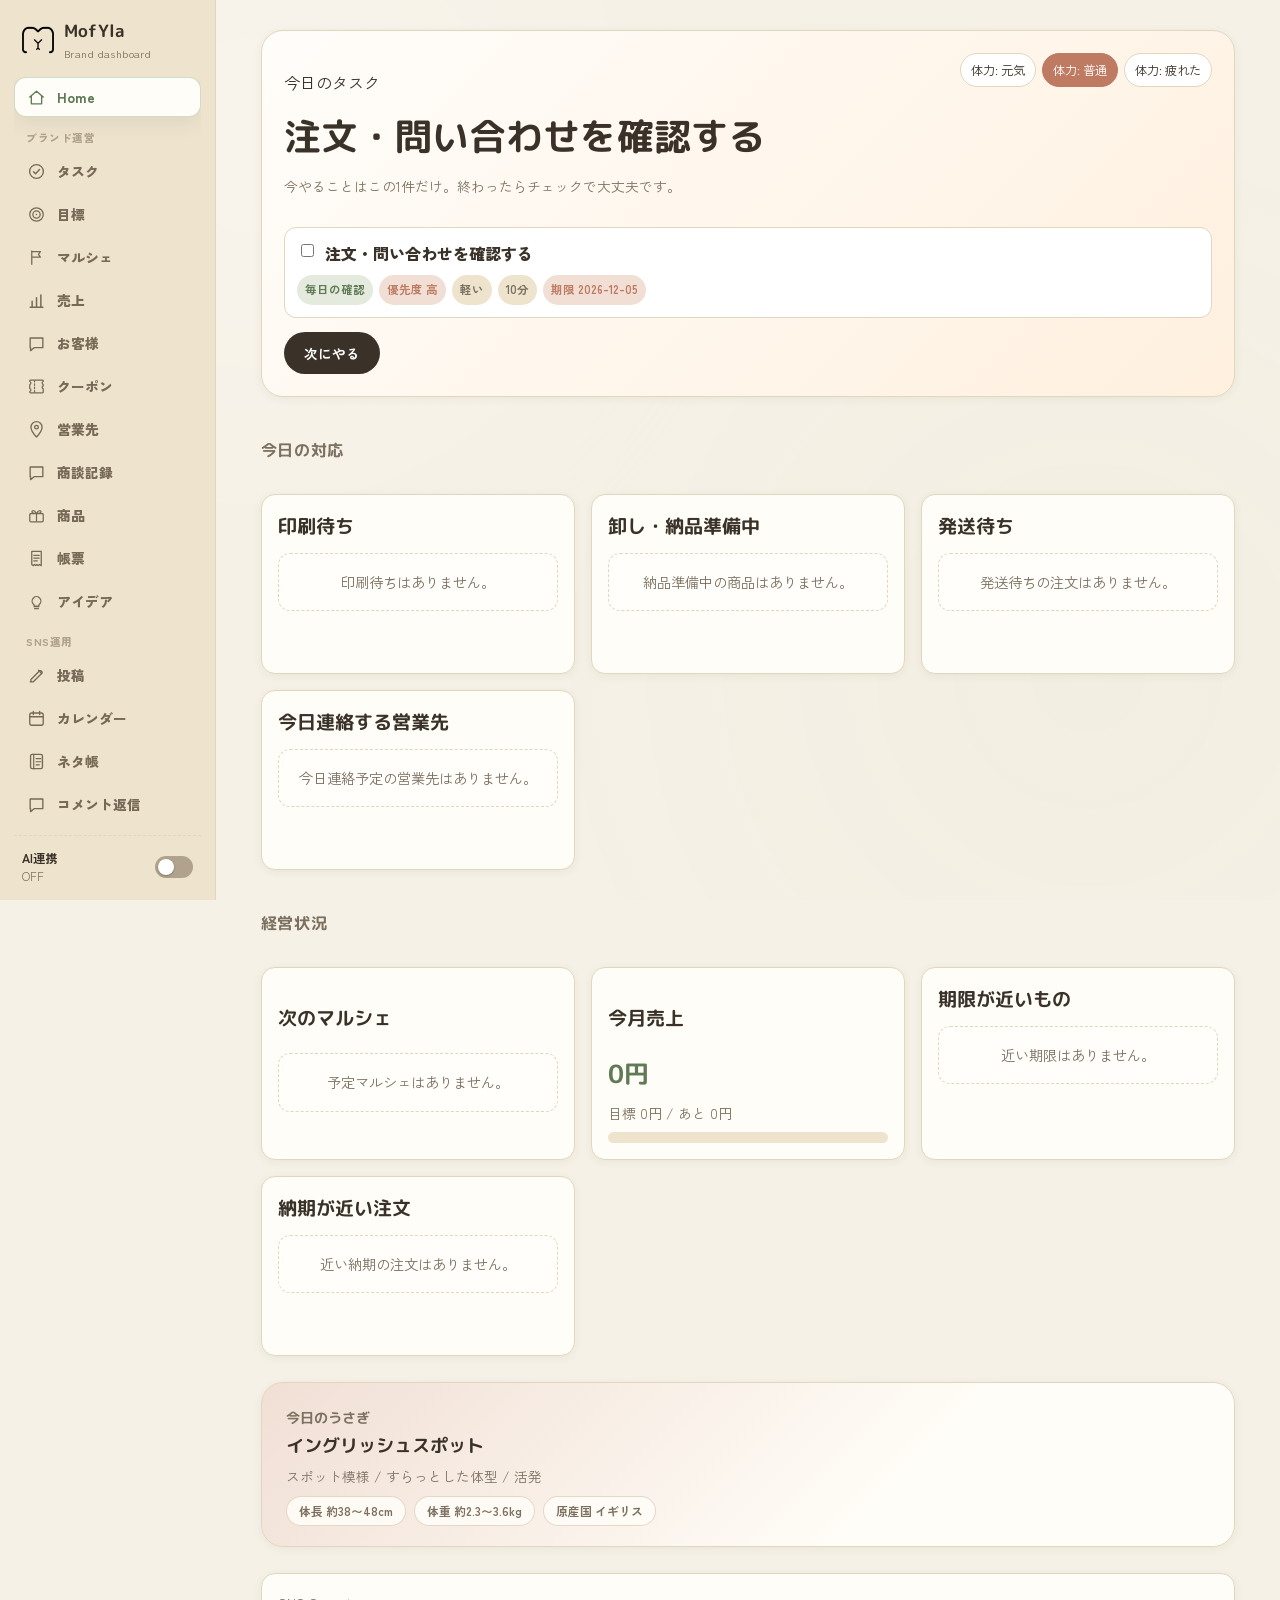
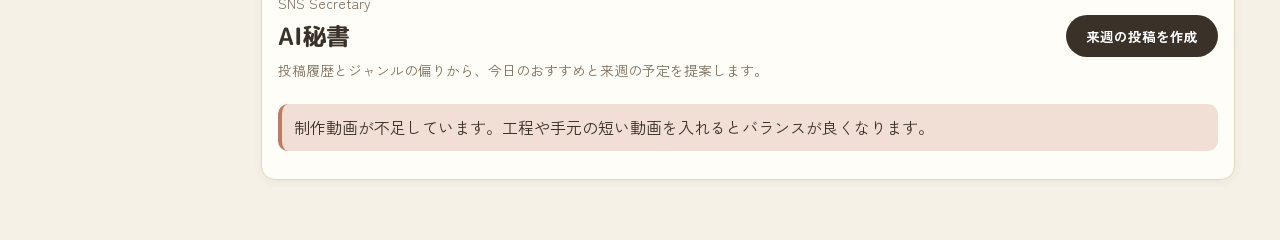
<file: index.html>
﻿<!DOCTYPE html>
<html lang="ja">
<head>
<meta charset="UTF-8">
<meta name="viewport" content="width=device-width, initial-scale=1.0">
<title>MofYla Studio | Brand Dashboard</title>
<link rel="preconnect" href="https://fonts.googleapis.com">
<link rel="preconnect" href="https://fonts.gstatic.com" crossorigin>
<link href="https://fonts.googleapis.com/css2?family=M+PLUS+Rounded+1c:wght@400;500;700;800;900&family=Zen+Maru+Gothic:wght@400;500;700;900&family=Zen+Kaku+Gothic+New:wght@400;500;700;900&family=IBM+Plex+Mono:wght@400;500;600&display=swap" rel="stylesheet">
<link rel="stylesheet" href="./styles/main.css">
<link rel="stylesheet" href="./styles/components.css">
<link rel="stylesheet" href="./styles/calendar.css">
<link rel="stylesheet" href="./styles/dashboard.css">
<link rel="stylesheet" href="./styles/brand.css">
<link rel="icon" type="image/png" href="./favicon.png">
</head>
<body>

<svg width="0" height="0" style="position:absolute" aria-hidden="true">
<defs>
<symbol id="ic-rabbit" viewBox="0 0 24 24">
  <path d="M8.6 11.2C7.1 8.3 7.4 3.6 9.2 2.1c1.2 3 1.4 6.8 0.5 9.6" fill="currentColor"/>
  <path d="M15.4 11.2c1.5-2.9 1.2-7.6-0.6-9.1-1.2 3-1.4 6.8-0.5 9.6" fill="currentColor"/>
  <ellipse cx="12" cy="15.6" rx="5.7" ry="5.1" fill="currentColor"/>
</symbol>
<symbol id="ic-home" viewBox="0 0 24 24"><path d="M3.5 11.5 12 4l8.5 7.5M5.5 10v10h13V10" fill="none" stroke="currentColor" stroke-width="1.7" stroke-linecap="round" stroke-linejoin="round"/></symbol>
<symbol id="ic-pencil" viewBox="0 0 24 24"><path d="M4 20h4L18.4 9.6a2.1 2.1 0 0 0-3-3L5 17v3z" fill="none" stroke="currentColor" stroke-width="1.7" stroke-linecap="round" stroke-linejoin="round"/><path d="M14.6 5.4l4 4" fill="none" stroke="currentColor" stroke-width="1.7" stroke-linecap="round"/></symbol>
<symbol id="ic-calendar" viewBox="0 0 24 24"><rect x="3.5" y="5" width="17" height="15.5" rx="2.4" fill="none" stroke="currentColor" stroke-width="1.7"/><path d="M3.5 9.8h17M8 3v4M16 3v4" fill="none" stroke="currentColor" stroke-width="1.7" stroke-linecap="round"/></symbol>
<symbol id="ic-notebook" viewBox="0 0 24 24"><rect x="4.5" y="3" width="15" height="18" rx="2" fill="none" stroke="currentColor" stroke-width="1.7"/><path d="M8.5 3v18M11.5 8.3h6M11.5 12.3h6M11.5 16.3h4" fill="none" stroke="currentColor" stroke-width="1.5" stroke-linecap="round"/></symbol>
<symbol id="ic-chat" viewBox="0 0 24 24"><path d="M4 5h16v12.3H9L4.5 21v-3.7H4z" fill="none" stroke="currentColor" stroke-width="1.7" stroke-linejoin="round"/></symbol>
<symbol id="ic-chart" viewBox="0 0 24 24"><path d="M4 20.5h16M6.5 20V13m5.5 7V8.5M17.5 20V5" fill="none" stroke="currentColor" stroke-width="1.9" stroke-linecap="round"/></symbol>
<symbol id="ic-sliders" viewBox="0 0 24 24"><path d="M4 6.5h11M17.5 6.5h2.5M4 12h6.5M13 12h7M4 17.5h13M19.5 17.5H20" fill="none" stroke="currentColor" stroke-width="1.7" stroke-linecap="round"/><circle cx="13.5" cy="6.5" r="2" fill="none" stroke="currentColor" stroke-width="1.7"/><circle cx="9" cy="12" r="2" fill="none" stroke="currentColor" stroke-width="1.7"/><circle cx="16" cy="17.5" r="2" fill="none" stroke="currentColor" stroke-width="1.7"/></symbol>
<symbol id="ic-refresh" viewBox="0 0 24 24"><path d="M20 11A8 8 0 1 0 18.5 16" fill="none" stroke="currentColor" stroke-width="1.8" stroke-linecap="round"/><path d="M20 5v6h-6" fill="none" stroke="currentColor" stroke-width="1.8" stroke-linecap="round" stroke-linejoin="round"/></symbol>
<symbol id="ic-pin" viewBox="0 0 24 24"><path d="M12 21.5s7-7.4 7-12.4a7 7 0 1 0-14 0c0 5 7 12.4 7 12.4z" fill="none" stroke="currentColor" stroke-width="1.7" stroke-linejoin="round"/><circle cx="12" cy="9" r="2.3" fill="none" stroke="currentColor" stroke-width="1.7"/></symbol>
<symbol id="ic-plus" viewBox="0 0 24 24"><path d="M12 5v14M5 12h14" fill="none" stroke="currentColor" stroke-width="1.9" stroke-linecap="round"/></symbol>
<symbol id="ic-trash" viewBox="0 0 24 24"><path d="M4.5 7h15M9 7V4.3h6V7M6.5 7l1 13a2 2 0 0 0 2 1.8h5a2 2 0 0 0 2-1.8l1-13" fill="none" stroke="currentColor" stroke-width="1.7" stroke-linecap="round" stroke-linejoin="round"/><path d="M10 11v6M14 11v6" fill="none" stroke="currentColor" stroke-width="1.5" stroke-linecap="round"/></symbol>
<symbol id="ic-star" viewBox="0 0 24 24"><path d="M12 3.3l2.7 6 6.5.6-4.9 4.4 1.5 6.4L12 17.4l-5.8 3.3 1.5-6.4-4.9-4.4 6.5-.6z" fill="none" stroke="currentColor" stroke-width="1.6" stroke-linejoin="round"/></symbol>
<symbol id="ic-check" viewBox="0 0 24 24"><path d="M4.5 12.5l5 5L20 6.5" fill="none" stroke="currentColor" stroke-width="2.4" stroke-linecap="round" stroke-linejoin="round"/></symbol>
<symbol id="ic-check-circle" viewBox="0 0 24 24"><circle cx="12" cy="12" r="8.7" fill="none" stroke="currentColor" stroke-width="1.7"/><path d="M8.2 12.3l2.6 2.6 5-5.4" fill="none" stroke="currentColor" stroke-width="1.8" stroke-linecap="round" stroke-linejoin="round"/></symbol>
<symbol id="ic-alert" viewBox="0 0 24 24"><path d="M12 3.5 21.5 20h-19z" fill="none" stroke="currentColor" stroke-width="1.7" stroke-linejoin="round"/><path d="M12 9.5v4.3" stroke="currentColor" stroke-width="1.8" stroke-linecap="round"/><circle cx="12" cy="16.8" r="0.9" fill="currentColor"/></symbol>
<symbol id="ic-square" viewBox="0 0 24 24"><rect x="4.2" y="4.2" width="15.6" height="15.6" rx="3.4" fill="none" stroke="currentColor" stroke-width="1.7"/></symbol>
<symbol id="ic-square-check" viewBox="0 0 24 24"><rect x="4.2" y="4.2" width="15.6" height="15.6" rx="3.4" fill="none" stroke="currentColor" stroke-width="1.7"/><path d="M8.2 12.4l2.6 2.6 5-5.4" fill="none" stroke="currentColor" stroke-width="1.8" stroke-linecap="round" stroke-linejoin="round"/></symbol>
<symbol id="ic-chevron-left" viewBox="0 0 24 24"><path d="M15 5l-7 7 7 7" fill="none" stroke="currentColor" stroke-width="1.9" stroke-linecap="round" stroke-linejoin="round"/></symbol>
<symbol id="ic-chevron-right" viewBox="0 0 24 24"><path d="M9 5l7 7-7 7" fill="none" stroke="currentColor" stroke-width="1.9" stroke-linecap="round" stroke-linejoin="round"/></symbol>
<symbol id="ic-arrow-right" viewBox="0 0 24 24"><path d="M4 12h15M13 6l6 6-6 6" fill="none" stroke="currentColor" stroke-width="1.8" stroke-linecap="round" stroke-linejoin="round"/></symbol>
<symbol id="ic-download" viewBox="0 0 24 24"><path d="M12 4v10M8 10l4 4 4-4M5 19h14" fill="none" stroke="currentColor" stroke-width="1.8" stroke-linecap="round" stroke-linejoin="round"/></symbol>
<symbol id="ic-menu" viewBox="0 0 24 24"><path d="M4 7h16M4 12h16M4 17h16" fill="none" stroke="currentColor" stroke-width="1.8" stroke-linecap="round"/></symbol>
<symbol id="ic-close" viewBox="0 0 24 24"><path d="M6 6l12 12M18 6L6 18" fill="none" stroke="currentColor" stroke-width="1.8" stroke-linecap="round"/></symbol>
<symbol id="ic-video" viewBox="0 0 24 24"><rect x="3" y="6.5" width="12.5" height="11" rx="2" fill="none" stroke="currentColor" stroke-width="1.6"/><path d="M15.5 10l5-2.7v9.4l-5-2.7z" fill="none" stroke="currentColor" stroke-width="1.6" stroke-linejoin="round"/></symbol>
<symbol id="ic-gift" viewBox="0 0 24 24"><rect x="3.5" y="9.5" width="17" height="10.5" rx="1.6" fill="none" stroke="currentColor" stroke-width="1.6"/><path d="M3.5 9.5h17M12 9.5V20M12 9.5C10 5 6 5.3 6.3 7.4 6.5 9 9.5 9.5 12 9.5zM12 9.5c2-4.5 6-4.2 5.7-2.1-.2 1.6-3.2 2.1-5.7 2.1z" fill="none" stroke="currentColor" stroke-width="1.5" stroke-linejoin="round"/></symbol>
<symbol id="ic-flag" viewBox="0 0 24 24"><path d="M6 3v18M6 4.5h11l-2.6 3.5L17 11.5H6" fill="none" stroke="currentColor" stroke-width="1.6" stroke-linejoin="round"/></symbol>
<symbol id="ic-draft" viewBox="0 0 24 24"><circle cx="12" cy="12" r="8.5" fill="none" stroke="currentColor" stroke-width="1.6" stroke-dasharray="3 3.2"/></symbol>
<symbol id="ic-target" viewBox="0 0 24 24"><circle cx="12" cy="12" r="8.5" fill="none" stroke="currentColor" stroke-width="1.6"/><circle cx="12" cy="12" r="4.6" fill="none" stroke="currentColor" stroke-width="1.6"/><circle cx="12" cy="12" r="1" fill="currentColor"/></symbol>
<symbol id="ic-lightbulb" viewBox="0 0 24 24"><path d="M9 18.5h6M9.6 21h4.8M8 15.2A5.5 5.5 0 1116 15.2c-.8.9-1.3 1.6-1.3 2.8H9.3c0-1.2-.5-1.9-1.3-2.8z" fill="none" stroke="currentColor" stroke-width="1.6" stroke-linejoin="round" stroke-linecap="round"/></symbol>
<symbol id="ic-receipt" viewBox="0 0 24 24"><path d="M6 3h12v18l-2.3-1.5L14 21l-1.5-1.5L11 21l-1.5-1.5L8 21l-2-1.5z" fill="none" stroke="currentColor" stroke-width="1.6" stroke-linejoin="round"/><path d="M8.5 8h7M8.5 11.5h7M8.5 15h4.5" fill="none" stroke="currentColor" stroke-width="1.5" stroke-linecap="round"/></symbol>
<symbol id="ic-coupon" viewBox="0 0 24 24"><path d="M3.5 9.5a2 2 0 0 0 0-3.8V5a1 1 0 0 1 1-1h15a1 1 0 0 1 1 1v.7a2 2 0 0 0 0 3.8v1.6a2 2 0 0 0 0 3.8V19a1 1 0 0 1-1 1h-15a1 1 0 0 1-1-1v-.7a2 2 0 0 0 0-3.8z" fill="none" stroke="currentColor" stroke-width="1.6" stroke-linejoin="round"/><path d="M9.5 4.5v15" stroke="currentColor" stroke-width="1.5" stroke-linecap="round" stroke-dasharray="1.8 2.4"/></symbol>
</defs>
</svg>

<div class="app">
  <div class="mobile-topbar">
    <button class="hamburger-btn" id="hamburgerBtn" aria-label="メニューを開く"><svg class="svgic"><use href="#ic-menu"/></svg></button>
    <div class="side-brand">
      <img class="side-logo" src="./assets/mofyla-logo.png" alt="MofYla logo">
      <div><h1>MofYla</h1></div>
    </div>
  </div>
  <div class="nav-overlay" id="navOverlay"></div>

  <nav class="sidebar" id="sidebar">
    <div class="side-brand">
      <img class="side-logo" src="./assets/mofyla-logo.png" alt="MofYla logo">
      <div>
        <h1>MofYla</h1>
        <span>Brand dashboard</span>
      </div>
      <button class="side-close" id="sideCloseBtn" aria-label="閉じる"><svg class="svgic"><use href="#ic-close"/></svg></button>
    </div>
    <div class="side-nav" id="sideNav">
      <button data-page="home" class="active"><svg class="ic svgic"><use href="#ic-home"/></svg>Home</button>

      <p class="side-nav-label">ブランド運営</p>
      <button data-page="brand-tasks"><svg class="ic svgic"><use href="#ic-check-circle"/></svg>タスク</button>
      <button data-page="brand-goals"><svg class="ic svgic"><use href="#ic-target"/></svg>目標</button>
      <button data-page="brand-markets"><svg class="ic svgic"><use href="#ic-flag"/></svg>マルシェ</button>
      <button data-page="brand-sales"><svg class="ic svgic"><use href="#ic-chart"/></svg>売上</button>
      <button data-page="brand-crm"><svg class="ic svgic"><use href="#ic-chat"/></svg>お客様</button>
      <button data-page="brand-coupons"><svg class="ic svgic"><use href="#ic-coupon"/></svg>クーポン</button>
      <button data-page="brand-leads"><svg class="ic svgic"><use href="#ic-pin"/></svg>営業先</button>
      <button data-page="brand-negotiations"><svg class="ic svgic"><use href="#ic-chat"/></svg>商談記録</button>
      <button data-page="brand-products"><svg class="ic svgic"><use href="#ic-gift"/></svg>商品</button>
      <button data-page="brand-invoice"><svg class="ic svgic"><use href="#ic-receipt"/></svg>帳票</button>
      <button data-page="brand-ideas"><svg class="ic svgic"><use href="#ic-lightbulb"/></svg>アイデア</button>

      <p class="side-nav-label">SNS運用</p>
      <button data-page="write"><svg class="ic svgic"><use href="#ic-pencil"/></svg>投稿</button>
      <button data-page="calendar"><svg class="ic svgic"><use href="#ic-calendar"/></svg>カレンダー</button>
      <button data-page="ideas"><svg class="ic svgic"><use href="#ic-notebook"/></svg>ネタ帳</button>
      <button data-page="reply"><svg class="ic svgic"><use href="#ic-chat"/></svg>コメント返信</button>
      <button data-page="analytics"><svg class="ic svgic"><use href="#ic-chart"/></svg>分析</button>
      <button data-page="template"><svg class="ic svgic"><use href="#ic-notebook"/></svg>テンプレート</button>

      <p class="side-nav-label">その他</p>
      <button data-page="export"><svg class="ic svgic"><use href="#ic-download"/></svg>エクスポート</button>
      <button data-page="settings"><svg class="ic svgic"><use href="#ic-sliders"/></svg>設定</button>
    </div>
    <div class="side-foot">
      <div class="side-ai-row">
        <div class="side-ai-label"><strong>AI連携</strong><span id="aiStatusText">OFF</span></div>
        <label class="switch">
          <input type="checkbox" id="aiToggle">
          <span class="track"><span class="knob"></span></span>
        </label>
      </div>

    </div>
  </nav>

  <main class="main">

    <!-- ============ HOME ============ -->

    <section class="page active" id="page-home">
      <div id="brandHome"></div>

      <section class="daily-rabbit-card section-gap" id="dailyRabbitCard">
        <div>
          <p class="label-eyebrow">今日のうさぎ</p>
          <h3 id="dailyRabbitName">今日のうさぎ</h3>
          <p id="dailyRabbitDescription">日替わりでうさぎの種類を紹介します。</p>
          <div class="daily-rabbit-tags" id="dailyRabbitTags"></div>
        </div>
      </section>

      <div class="legacy-home-sns" aria-hidden="true">
      <div class="greeting-card">
        <div>
          <h2 style="display:flex;align-items:center;gap:10px;"><svg class="icon-md svgic brand-mark"><use href="#ic-rabbit"/></svg><span id="greetingText">Good Morning</span></h2>
          <p id="greetingSub">今日はどんな投稿にしますか？</p>
        </div>
        <span class="greeting-date" id="homeDate">--</span>
      </div>

      <div class="card section-gap">
        <p class="label-eyebrow">今週の記録</p>
        <div class="week-strip" id="weekStrip"></div>
        <div class="statgrid">
          <div class="statcard"><div class="num honey" id="streakNum">0</div><div class="lab">連続投稿日数</div></div>
          <div class="statcard"><div class="num" id="monthRateNum">0%</div><div class="lab">今月の達成率</div></div>
          <div class="statcard"><div class="num" id="postsThisMonthNum">0</div><div class="lab">今月の投稿数</div></div>
        </div>
        <a class="cal-link" data-page="calendar">カレンダーをもっと見る <svg class="svgic"><use href="#ic-arrow-right"/></svg></a>
      </div>


      <div class="card section-gap">
        <p class="label-eyebrow">今日やること</p>
        <div class="checklist" id="checklist">
          <div class="checklist-item" data-task="seen"><span class="checkbox"><svg class="svgic"><use href="#ic-check"/></svg></span><span class="txt">今日のネタを見る</span></div>
          <div class="checklist-item" data-task="wrote"><span class="checkbox"><svg class="svgic"><use href="#ic-check"/></svg></span><span class="txt">投稿を作る</span></div>
          <div class="checklist-item" data-task="posted"><span class="checkbox"><svg class="svgic"><use href="#ic-check"/></svg></span><span class="txt">投稿した</span></div>
        </div>
      </div>

      <p class="label-eyebrow">今日のおすすめ</p>
      <div class="feature-card">
        <div class="feature-top">
          <div class="feature-eyebrow">
            <span class="feature-tag" id="fIdeaTag">商品紹介</span>
            <span class="feature-idx" id="fIdeaIdx">No. 01</span>
          </div>
          <h3 class="feature-title" id="fIdeaTitle">読み込み中…</h3>
          <p class="feature-detail" id="fIdeaDetail"></p>
          <div class="feature-meta">
            <div class="meta-item"><span class="k">難易度</span><span class="v" id="fDifficulty">-</span></div>
            <div class="meta-item"><span class="k">所要時間</span><span class="v" id="fMinutes">-</span></div>
          </div>
          <div class="feature-columns">
            <div class="feature-block"><p class="lbl">おすすめ理由</p><ul class="reason-list" id="fReasonList"></ul></div>
            <div class="feature-block"><p class="lbl">写真アイデア</p><p id="fPhoto">-</p></div>
          </div>
          <div class="feature-block" style="margin-top:12px;"><p class="lbl">投稿すると得られる効果</p><p id="fEffect">-</p></div>
          <div class="feature-tags" id="fTags"></div>
        </div>
        <div class="feature-bottom">
          <div class="feature-actions">
            <button class="btn btn-primary" id="fWriteBtn">今日はこれを書く</button>
            <button class="btn btn-ghost btn-small" id="fShuffleBtn">別のネタ</button>
          </div>
          <div class="feature-actions">
            <button class="btn-quiet" id="fPostedBtn">投稿済みにする</button>
            <button class="btn-quiet" id="fSkipBtn">興味ない</button>
          </div>
        </div>
        <div class="paperloader" id="fLoader"><span class="flip"></span><span class="ltxt">めくっています…</span></div>
        <div class="errbox" id="fErr" style="margin:0 32px 16px;"></div>
      </div>
      </div>
    </section>

    <section class="page" id="page-brand-tasks">
      <div class="brand-page" id="brandTasks"></div>
    </section>

    <section class="page" id="page-brand-goals">
      <div class="brand-page" id="brandGoals"></div>
    </section>

    <section class="page" id="page-brand-markets">
      <div class="brand-page" id="brandMarkets"></div>
    </section>

    <section class="page" id="page-brand-sales">
      <div class="brand-page" id="brandSales"></div>
    </section>

    <section class="page" id="page-brand-crm">
      <div class="brand-page" id="brandCrm"></div>
    </section>

    <section class="page" id="page-brand-coupons">
      <div class="brand-page" id="brandCoupons"></div>
    </section>

    <section class="page" id="page-brand-leads">
      <div class="brand-page" id="brandLeads"></div>
    </section>

    <section class="page" id="page-brand-negotiations">
      <div class="brand-page" id="brandNegotiations"></div>
    </section>

    <section class="page" id="page-brand-products">
      <div class="brand-page" id="brandProducts"></div>
    </section>

    <section class="page" id="page-brand-invoice">
      <div class="brand-page" id="brandInvoice"></div>
    </section>

    <section class="page" id="page-brand-ideas">
      <div class="brand-page" id="brandIdeas"></div>
    </section>

    <!-- ============ WRITE ============ -->
    <section class="page" id="page-write">
      <div class="page-head"><div><h2>投稿</h2><p>下書きを一回書けば、X / Instagram 用に整えます</p></div></div>
      <div class="card composer">
        <textarea id="draftInput" placeholder="伝えたいことを箇条書きでも一文でもOK。例）今ある1点物のヘイラック、編み目を細かくして毛玉が引っかかりにくいよう改良中。試作段階だが、実際のうさぎで試したところ食べやすそうだった。"></textarea>
        <div class="composer-foot">
          <span class="hint" id="composerHint">下書きを入力して生成してください</span>
          <button class="btn btn-primary" id="generateBtn"><svg class="icon-sm svgic"><use href="#ic-pencil"/></svg><span class="btn-label">X / Instagram 用に生成</span></button>
        </div>
        <div class="paperloader" id="genLoader"><span class="flip"></span><span class="ltxt">めくっています…</span></div>
        <div class="errbox" id="genErr"></div>

        <div class="chiprow" id="remixRow" style="display:none;">
          <button class="btn-chip" data-remix="short">もっと短く</button>
          <button class="btn-chip" data-remix="cute">もっと可愛く</button>
          <button class="btn-chip" data-remix="polite">もっと丁寧に</button>
          <button class="btn-chip" data-remix="lessemoji">絵文字少なめ</button>
          <button class="btn-chip" data-remix="moretags">ハッシュタグ追加</button>
          <button class="btn-chip" data-remix="brand">ブランド感を強く</button>
        </div>

        <div class="outputs">
          <div class="outcard">
            <div class="outcard-head">
              <span class="platform"><span class="dot x"></span>X（旧Twitter）</span>
              <span class="charcount" id="xCount">0 / 280</span>
            </div>
            <textarea class="result" id="xResult" placeholder="ここにX用の文章が出ます"></textarea>
            <div class="tagpicker" id="xTagPicker"></div>
            <div class="outcard-foot">
              <span class="hint">短く・即時性重視</span>
              <button class="btn-ghost btn-small btn" data-copy="xResult">コピー</button>
            </div>
          </div>
          <div class="outcard">
            <div class="outcard-head">
              <span class="platform"><span class="dot ig"></span>Instagram</span>
              <span class="charcount" id="igCount">0 / 2200</span>
            </div>
            <textarea class="result" id="igResult" placeholder="ここにInstagram用の文章が出ます"></textarea>
            <div class="tagpicker" id="igTagPicker"></div>
            <div class="outcard-foot">
              <span class="hint">世界観・厳選タグ重視</span>
              <button class="btn-ghost btn-small btn" data-copy="igResult">コピー</button>
            </div>
          </div>
        </div>

        <div class="precheck">
          <p class="precheck-title">投稿前チェック</p>
          <div class="precheck-grid" id="precheckGrid"></div>
        </div>

        <div class="savebar">
          <button class="btn btn-sage" id="saveHistoryBtn"><svg class="icon-sm svgic"><use href="#ic-pin"/></svg><span class="btn-label">この投稿を履歴に保存</span></button>
        </div>
      </div>
    </section>

    <!-- ============ CALENDAR ============ -->
    <section class="page" id="page-calendar">
      <div class="page-head"><div><h2>カレンダー</h2><p>投稿だけでなく、ブランド活動をまるごと記録する場所です</p></div></div>

      <div class="card section-gap">
        <div class="goalring-wrap">
          <svg class="goalring" viewBox="0 0 64 64">
            <circle cx="32" cy="32" r="27" fill="none" stroke="var(--paper-deep)" stroke-width="7"/>
            <circle id="goalRingFg" cx="32" cy="32" r="27" fill="none" stroke="var(--sage)" stroke-width="7" stroke-linecap="round" transform="rotate(-90 32 32)"/>
          </svg>
          <div class="goalring-lab">
            <div class="num" id="goalRateNumFull">0%</div>
            <div class="lab">今月の目標達成率(<span id="goalPostsNumFull">0</span>/<span id="goalTargetNumFull">-</span>投稿)</div>
          </div>
        </div>
        <div class="statgrid">
          <div class="statcard"><div class="num honey" id="streakNumFull">0</div><div class="lab">連続投稿日数</div></div>
          <div class="statcard"><div class="num" id="monthRateNumFull">0%</div><div class="lab">今月の達成率</div></div>
          <div class="statcard"><div class="num" id="totalPostedNum">0</div><div class="lab">総投稿日数</div></div>
          <div class="statcard"><div class="num" id="postsThisMonthNumFull">0</div><div class="lab">今月の投稿数</div></div>
          <div class="statcard"><div class="num" id="videosThisMonthNum">0</div><div class="lab">制作動画数</div></div>
          <div class="statcard"><div class="num" id="ideaStockNum">0</div><div class="lab">ネタ在庫数</div></div>
        </div>
      </div>

      <div class="card section-gap">
        <div class="cal-widget">
          <div class="month-cal full" style="flex:1;">
            <div class="month-cal-head">
              <button class="cal-navbtn" id="calPrevBtn" aria-label="前の月"><svg class="svgic"><use href="#ic-chevron-left"/></svg></button>
              <span class="month-label" id="calMonthLabel">--</span>
              <button class="cal-navbtn" id="calNextBtn" aria-label="次の月"><svg class="svgic"><use href="#ic-chevron-right"/></svg></button>
            </div>
            <div class="weekday-row">
              <span class="sun">日</span><span>月</span><span>火</span><span>水</span><span>木</span><span>金</span><span class="sat">土</span>
            </div>
            <div class="month-grid" id="calGridFull"></div>
            <div style="display:flex;flex-wrap:wrap;gap:12px;margin-top:16px;font-size:0.72rem;color:var(--ink-soft);">
              <span style="display:inline-flex;align-items:center;gap:4px;"><svg class="svgic" style="width:12px;height:12px;color:var(--sage-deep);"><use href="#ic-pencil"/></svg>投稿</span>
              <span style="display:inline-flex;align-items:center;gap:4px;"><svg class="svgic" style="width:12px;height:12px;color:var(--clay);"><use href="#ic-video"/></svg>制作動画</span>
              <span style="display:inline-flex;align-items:center;gap:4px;"><svg class="svgic" style="width:12px;height:12px;color:var(--honey);"><use href="#ic-star"/></svg>人気投稿</span>
              <span style="display:inline-flex;align-items:center;gap:4px;"><svg class="svgic" style="width:12px;height:12px;"><use href="#ic-gift"/></svg>商品公開</span>
              <span style="display:inline-flex;align-items:center;gap:4px;"><svg class="svgic" style="width:12px;height:12px;"><use href="#ic-flag"/></svg>イベント</span>
              <span style="display:inline-flex;align-items:center;gap:4px;background:var(--honey-soft);padding:2px 8px;border-radius:999px;">予定あり</span>
            </div>
          </div>
        </div>
      </div>

      <p class="label-eyebrow">秘書からの提案</p>
      <div class="advice-box" id="planAdviceBox">
        <svg class="svgic"><use href="#ic-lightbulb"/></svg>
        <p id="planAdviceText">予定を登録すると、投稿の組み立て方を提案します。</p>
      </div>
    </section>

    <!-- ============ IDEAS LIBRARY ============ -->
    <section class="page" id="page-ideas">
      <div class="page-head"><div><h2>ネタ帳</h2><p>ブランド専用のネタライブラリ。投稿生成時にAIの参考にもなります</p></div></div>

      <div class="togglebar">
        <div class="lab"><strong>参考メモを生成時に利用する</strong><span>ONにすると、下の参考メモをAI生成の文脈として使います</span></div>
        <label class="switch"><input type="checkbox" id="useRefToggle"><span class="track"><span class="knob"></span></span></label>
      </div>

      <p class="label-eyebrow">ネタ一覧</p>
      <div class="idea-grid section-gap" id="ideaGrid"></div>

      <p class="label-eyebrow">見つけたら書き留める</p>
      <div class="card section-gap">
        <p class="hint" style="margin:0 0 10px;">気になった投稿のURLと、なぜ気になったかを一言メモ。</p>
        <input type="text" id="refUrlInput" class="refurl-input" placeholder="投稿のURL（任意）">
        <textarea id="refNoteInput" placeholder="例）餌入れの断面図を見せる投稿。作り方の工夫が伝わって保存数が多そうだった。" style="min-height:70px;margin-top:8px;width:100%;border:1px solid var(--line);border-radius:var(--radius-md);padding:12px;background:var(--paper);"></textarea>
        <div class="composer-foot">
          <span class="hint">丸ごと真似るのではなく『なぜ良かったか』の視点をメモするのがおすすめです</span>
          <button class="btn btn-sage" id="addRefBtn"><svg class="icon-sm svgic"><use href="#ic-plus"/></svg><span class="btn-label">メモを追加</span></button>
        </div>
      </div>
      <div class="listcol" id="refList"><div class="empty-state">まだメモがありません。</div></div>
    </section>

    <!-- ============ REPLY ============ -->
    <section class="page" id="page-reply">
      <div class="page-head"><div><h2>コメント返信</h2><p>もらったコメントに、あたたかく丁寧な返信を</p></div></div>
      <div class="card composer section-gap">
        <textarea id="commentInput" placeholder="もらったコメントを貼り付けてください。例）このヘイラック可愛い！うちの子にも欲しいです"></textarea>
        <div class="composer-foot">
          <span class="hint" id="replyHint">コメントを入力して生成してください</span>
          <button class="btn btn-primary" id="replyGenerateBtn"><svg class="icon-sm svgic"><use href="#ic-chat"/></svg><span class="btn-label">返信文を考える</span></button>
        </div>
        <div class="paperloader" id="replyLoader"><span class="flip"></span><span class="ltxt">めくっています…</span></div>
        <div class="errbox" id="replyErr"></div>
        <div class="outcard" style="margin-top:16px;">
          <div class="outcard-head"><span class="platform">返信案</span></div>
          <textarea class="result" id="replyResult" placeholder="ここに返信文の案が出ます" style="min-height:100px;"></textarea>
          <div class="outcard-foot">
            <span class="hint">送る前に一度読み返してから返信してください</span>
            <div style="display:flex;gap:8px;">
              <button class="btn-ghost btn-small btn" id="favReplyBtn"><svg class="icon-sm svgic"><use href="#ic-star"/></svg><span class="btn-label">お気に入りに登録</span></button>
              <button class="btn-ghost btn-small btn" data-copy="replyResult">コピー</button>
            </div>
          </div>
        </div>
      </div>

      <p class="label-eyebrow">お気に入り返信</p>
      <div class="listcol section-gap" id="favReplyList"><div class="empty-state">まだお気に入りがありません。</div></div>

      <p class="label-eyebrow">返信履歴</p>
      <div class="listcol" id="replyHistList"><div class="empty-state">まだ履歴がありません。</div></div>
    </section>

    <!-- ============ ANALYTICS / HISTORY ============ -->
    <section class="page" id="page-analytics">
      <div class="page-head"><div><h2>分析</h2><p>投稿履歴と反応を振り返る場所。毎日見るものではありません</p></div></div>
      <div class="hist-summary card section-gap">
        <div><div class="num" id="statTotal">0</div><div class="lab">総投稿数</div></div>
        <div><div class="num" id="statLikes">0</div><div class="lab">平均いいね</div></div>
        <div><div class="num" id="statSales">0</div><div class="lab">売上につながった投稿</div></div>
      </div>

      <p class="label-eyebrow">投稿内容のバランス（直近30日）</p>
      <div class="card section-gap">
        <div id="balanceBars"><div class="empty-state">データが増えてくると、ここにカテゴリの偏りが表示されます。</div></div>
      </div>
      <div class="advice-box section-gap" id="balanceAdviceBox">
        <svg class="svgic"><use href="#ic-lightbulb"/></svg>
        <p id="balanceAdviceText">まだ分析するデータがありません。投稿履歴が増えると秘書からアドバイスします。</p>
      </div>

      <p class="label-eyebrow">投稿履歴</p>
      <div class="listcol" id="historyList"><div class="empty-state">まだ履歴がありません。投稿文を保存するとここに並びます。</div></div>
    </section>

    <!-- ============ SETTINGS ============ -->
    <section class="page" id="page-settings">
      <div class="page-head"><div><h2>設定</h2><p>AI連携の説明とデータの管理</p></div></div>
      <div class="card section-gap">
        <p class="label-eyebrow">AI連携</p>
        <p style="font-size:0.88rem;color:var(--ink-soft);max-width:640px;">
          サイドバーのスイッチでON/OFFを切り替えられます。OFFのときはテンプレートで即座に下書きを作成し、
          ONのときはClaudeが文脈を汲んで生成します。生成後は必ず読み返してから投稿してください。
        </p>
      </div>
      <div class="card section-gap">
        <p class="label-eyebrow">今月の投稿目標</p>
        <p style="font-size:0.88rem;color:var(--ink-soft);max-width:640px;margin-bottom:12px;">
          カレンダーページの達成率リングに反映されます。
        </p>
        <div class="mini-field" style="max-width:160px;">
          <label>目標投稿数（今月）</label>
          <input type="number" min="1" id="monthlyGoalInput" value="12">
        </div>
      </div>
      <div class="card">
        <p class="label-eyebrow">データの管理</p>
        <p style="font-size:0.88rem;color:var(--ink-soft);max-width:640px;margin-bottom:14px;">
          このツールに保存したデータ（投稿履歴・参考メモ・返信履歴・チェックリスト・活動記録）をすべて削除します。元に戻せません。
        </p>
        <button class="btn btn-ghost" id="resetAllBtn"><svg class="icon-sm svgic"><use href="#ic-trash"/></svg><span class="btn-label">データを全て削除</span></button>
      </div>
    </section>

    <section class="page" id="page-template">
      <div class="page-head"><div><p class="eyebrow">Templates</p><h2>投稿テンプレート</h2><p>商品紹介、制作動画、イベント告知などを管理して、投稿文のたたき台を作れます。</p></div><button class="btn btn-primary" id="templateAddBtn"><svg class="icon-sm svgic"><use href="#ic-plus"/></svg><span class="btn-label">追加</span></button></div>
      <div class="panel section-gap"><div class="mini-field-grid"><div class="mini-field"><label>テンプレート名</label><input id="templateName" type="text" placeholder="商品紹介"></div><div class="mini-field"><label>ジャンル</label><input id="templateCategory" type="text" placeholder="商品紹介"></div></div><div class="mini-field"><label>本文</label><textarea id="templateBody" rows="5" placeholder="今日は {topic} を紹介します。\nこだわり: {point}\n#MofYla"></textarea></div><div class="mini-field-grid"><div class="mini-field"><label>話題</label><input id="templateTopic" type="text" placeholder="新作のうさぎ用アイテム"></div><div class="mini-field"><label>こだわり</label><input id="templatePoint" type="text" placeholder="やさしい丸みと洗いやすさ"></div></div><div class="toolbar"><button class="btn btn-sage" id="templateSaveBtn">保存</button><button class="btn btn-ghost" id="templateGenerateBtn">投稿へ生成</button></div></div>
      <div class="idea-grid section-gap" id="templateList"></div>
    </section>

    <section class="page" id="page-export">
      <div class="page-head"><div><p class="eyebrow">Backup</p><h2>エクスポート / 復元</h2><p>ローカル保存された秘書データをJSONで退避・復元できます。</p></div></div>
            <div class="panel section-gap">
        <div class="toolbar"><button class="btn btn-primary" id="backupJsonBtn">JSONバックアップ</button><button class="btn btn-sage" id="restoreJsonBtn">JSON復元</button><button class="btn btn-ghost" id="exportSettingsBtn">設定エクスポート</button><button class="btn btn-ghost" id="exportHistoryBtn">投稿履歴エクスポート</button></div>
        <p class="hint">バックアップ・エクスポートはJSONファイルとしてダウンロードされます。復元はファイルを選んで読み込みます。</p>
        <input type="file" id="restoreFileInput" accept="application/json" hidden>
      </div>
      <div class="panel section-gap">
        <div class="page-head"><div><p class="eyebrow">Cloud Sync</p><h2>半自動共有</h2><p>Google Apps Script経由でJSONをクラウド保存し、別デバイスへ復元できます。</p></div></div>
        <div class="mini-field-grid">
          <div class="mini-field"><label>Apps Script URL</label><input id="cloudSyncUrl" type="url" placeholder="https://script.google.com/macros/s/.../exec"></div>
          <div class="mini-field"><label>同期キー</label><input id="cloudSyncKey" type="password" placeholder="自分だけの合言葉"></div>
        </div>
        <label class="metric-check" style="margin:8px 0 12px;"><input type="checkbox" id="cloudAutoUploadToggle"> 入力変更後に自動アップロード</label>
        <div class="toolbar"><button class="btn btn-primary" id="cloudUploadBtn">クラウドに保存</button><button class="btn btn-sage" id="cloudDownloadBtn">クラウドから取得</button><button class="btn btn-ghost" id="cloudInstallBtn">取得データをインストール</button></div>
        <p class="hint" id="cloudSyncStatus">未設定です。Apps Script URLと同期キーを入力してください。</p>
        <div class="export-preview-wrap is-hidden">
          <p class="hint">クラウドから取得した内容（確認用）</p>
          <textarea id="exportPreview" class="result" rows="10" placeholder="ここにエクスポート内容が表示されます"></textarea>
        </div>
      </div>
    </section>
  </main>
</div>

<div class="toast" id="toast">保存しました</div>

<div class="modal-overlay" id="dayModalOverlay">
  <div class="modal-box">
    <div class="modal-head">
      <h3 id="dayModalTitle">--</h3>
      <button class="modal-close" id="dayModalClose" aria-label="閉じる"><svg class="svgic"><use href="#ic-close"/></svg></button>
    </div>
    <div class="modal-body" id="dayModalBody"></div>
  </div>
</div>



<script type="module" src="./src/app.js?v=cloud-sync-form-20260705"></script>
</body>
</html>
</file>
<file: styles/main.css>
﻿
:root{
  --paper:#F6F1E6;
  --paper-deep:#EEE4CE;
  --card:#FFFDF7;
  --ink:#3A3229;
  --ink-soft:#7C7060;
  --ink-faint:#B0A28C;
  --sage:#89A17C;
  --sage-deep:#5F7A55;
  --sage-soft:#E4EBDE;
  --clay:#BE7B62;
  --clay-soft:#F1DFD5;
  --honey:#D8A23F;
  --honey-soft:#F5E7C6;
  --line:#E2D6BC;
  --shadow:0 2px 10px rgba(58,50,41,0.06);
  --shadow-lift:0 10px 28px rgba(58,50,41,0.12);
  --radius-lg:22px;
  --radius-md:14px;
  --radius-sm:9px;
}
*{box-sizing:border-box;}
html,body{margin:0;padding:0;}
body{
  background:var(--paper);
  color:var(--ink);
  font-family:'Zen Kaku Gothic New','Hiragino Sans','Noto Sans JP',sans-serif;
  line-height:1.7;
  -webkit-font-smoothing:antialiased;
}
h1,h2,h3,.serif{font-family:'M PLUS Rounded 1c','Zen Maru Gothic','Hiragino Maru Gothic ProN',sans-serif;}
button{font-family:inherit;border:none;cursor:pointer;background:none;color:inherit;}
textarea,input{font-family:inherit;}
a{color:inherit;}
::selection{background:var(--sage-soft);}

/* subtle paper texture */
body::before{
  content:"";position:fixed;inset:0;pointer-events:none;z-index:0;opacity:0.5;
  background-image:
    radial-gradient(circle at 20% 15%, rgba(255,255,255,0.5), transparent 40%),
    radial-gradient(circle at 85% 75%, rgba(137,161,124,0.06), transparent 45%);
}

/* ---------- App shell ---------- */
.app{display:flex;min-height:100vh;position:relative;z-index:1;}

.sidebar{
  width:216px;flex:none;
  background:var(--paper-deep);
  border-right:1px solid var(--line);
  display:flex;flex-direction:column;
  padding:16px 14px;
  position:sticky;top:0;height:100vh;
}
.side-brand{display:flex;align-items:center;gap:10px;padding:0 8px 14px;}
.side-logo{width:32px;height:32px;object-fit:contain;display:block;flex:none;}
.side-brand h1{font-size:1.08rem;font-weight:600;margin:0;letter-spacing:0.01em;}
.side-brand span{display:block;font-size:0.66rem;color:var(--ink-soft);letter-spacing:0.04em;}

.side-nav{
  display:flex;flex-direction:column;gap:2px;flex:1;
  overflow-y:auto;min-height:0;
  -webkit-overflow-scrolling:touch;overscroll-behavior:contain;
  scrollbar-width:thin;scrollbar-color:rgba(137,161,124,0.35) transparent;
}
.side-nav::-webkit-scrollbar{width:5px;}
.side-nav::-webkit-scrollbar-track{background:transparent;}
.side-nav::-webkit-scrollbar-thumb{background:rgba(137,161,124,0.32);border-radius:999px;}
.side-nav::-webkit-scrollbar-thumb:hover{background:rgba(137,161,124,0.55);}
.side-nav-label{
  margin:9px 0 1px;padding:0 12px;
  font-size:0.66rem;font-weight:800;letter-spacing:0.05em;
  color:var(--ink-faint);
}
.side-nav-label:first-child{margin-top:0;}
.side-nav button{
  display:flex;align-items:center;gap:11px;
  padding:10px 12px;border-radius:11px;
  font-size:0.86rem;color:var(--ink-soft);font-weight:600;
  text-align:left;transition:background .15s ease, color .15s ease;
  position:relative;
}
.side-nav button .ic{width:19px;height:19px;flex:none;}
.side-nav button:hover{background:rgba(137,161,124,0.12);color:var(--ink);}
.side-nav button.active{background:var(--card);color:var(--sage-deep);box-shadow:var(--shadow);}
.side-nav button.active::before{
  content:"";position:absolute;left:-14px;top:50%;transform:translateY(-50%);
  width:4px;height:18px;border-radius:4px;background:var(--sage);
}

.side-foot{border-top:1px dashed var(--line);padding-top:14px;margin-top:10px;}
.side-ai-row{display:flex;align-items:center;justify-content:space-between;padding:0 8px;}
.side-ai-label{font-size:0.72rem;color:var(--ink-soft);line-height:1.4;}
.side-ai-label strong{display:block;font-size:0.78rem;color:var(--ink);}

.switch{position:relative;width:38px;height:22px;flex:none;}
.switch input{opacity:0;width:0;height:0;position:absolute;}
.switch .track{position:absolute;inset:0;background:var(--ink-faint);border-radius:999px;transition:background .2s ease;cursor:pointer;}
.switch .knob{position:absolute;top:3px;left:3px;width:16px;height:16px;border-radius:50%;background:#fff;transition:transform .2s ease;box-shadow:0 1px 2px rgba(0,0,0,.25);}
.switch input:checked + .track{background:var(--sage);}
.switch input:checked + .track .knob{transform:translateX(16px);}

/* ---------- Main ---------- */
.main{flex:1;min-width:0;padding:30px 40px 60px;max-width:1180px;}
.page{display:none;}
.page.active{display:block;animation:pageIn .45s ease both;}
@keyframes pageIn{from{opacity:0;transform:translateY(10px);}to{opacity:1;transform:translateY(0);}}

.page-head{display:flex;justify-content:space-between;align-items:flex-end;margin-bottom:22px;flex-wrap:wrap;gap:10px;}
.page-head h2{font-size:1.5rem;font-weight:600;margin:0;}
.page-head p{margin:2px 0 0;color:var(--ink-soft);font-size:0.86rem;}

.card{
  background:var(--card);border:1px solid var(--line);border-radius:var(--radius-lg);
  box-shadow:var(--shadow);padding:24px;
}
.section-gap{margin-bottom:26px;}
.label-eyebrow{
  font-family:'M PLUS Rounded 1c','Zen Maru Gothic','Hiragino Maru Gothic ProN',sans-serif;font-size:1.15rem;color:var(--clay);
  display:inline-block;margin:0 0 2px;font-weight:700;
}

/* ---------- Home: greeting ---------- */
.greeting-card{
  background:linear-gradient(135deg, var(--sage-soft), var(--card) 60%);
  border:1px solid var(--line);border-radius:var(--radius-lg);
  padding:28px 30px;margin-bottom:22px;box-shadow:var(--shadow);
  display:flex;justify-content:space-between;align-items:center;flex-wrap:wrap;gap:16px;
}
.greeting-card h2{font-size:1.7rem;margin:0 0 4px;font-weight:600;}
.greeting-card p{margin:0;color:var(--ink-soft);font-size:0.92rem;}
.greeting-date{
  font-family:'IBM Plex Mono',monospace;font-size:0.78rem;color:var(--sage-deep);
  background:rgba(255,255,255,0.6);padding:6px 12px;border-radius:999px;
}

/* ---------- Calendar heatmap ---------- */
.cal-widget{display:flex;gap:30px;align-items:flex-start;flex-wrap:wrap;}
.cal-stats{display:flex;gap:22px;flex:none;}
.cal-stat{text-align:left;}
.cal-stat .num{font-family:'M PLUS Rounded 1c','Zen Maru Gothic','Hiragino Maru Gothic ProN',sans-serif;font-size:1.9rem;font-weight:600;color:var(--sage-deep);line-height:1;}
.cal-stat .num.honey{color:var(--honey);}
.cal-stat .lab{font-size:0.72rem;color:var(--ink-soft);margin-top:3px;}
.cal-link{font-size:0.78rem;color:var(--sage-deep);font-weight:600;margin-top:12px;display:inline-flex;align-items:center;gap:5px;}
.cal-link svg{width:14px;height:14px;}

/* real month calendar */
.month-cal{flex:1;min-width:260px;}
.month-cal-head{display:flex;align-items:center;justify-content:center;gap:14px;margin-bottom:12px;}
.month-cal.mini .month-cal-head{justify-content:flex-start;}
.month-label{font-family:'M PLUS Rounded 1c','Zen Maru Gothic','Hiragino Maru Gothic ProN',sans-serif;font-size:1.05rem;font-weight:600;min-width:110px;text-align:center;}
.cal-navbtn{width:28px;height:28px;border-radius:50%;border:1px solid var(--line);display:flex;align-items:center;justify-content:center;color:var(--ink-soft);}
.cal-navbtn:hover{border-color:var(--sage);color:var(--sage-deep);}
.cal-navbtn svg{width:14px;height:14px;}
.weekday-row{display:grid;grid-template-columns:repeat(7,1fr);gap:5px;margin-bottom:6px;}
.weekday-row span{text-align:center;font-size:0.68rem;color:var(--ink-soft);font-weight:700;}
.weekday-row span.sun{color:var(--clay);}
.weekday-row span.sat{color:var(--sage-deep);}
.month-grid{display:grid;grid-template-columns:repeat(7,1fr);gap:5px;}
.day-cell{
  aspect-ratio:1;border-radius:9px;border:1px solid var(--line);background:var(--paper);
  display:flex;flex-direction:column;justify-content:space-between;padding:5px 6px;font-family:'IBM Plex Mono',monospace;
  font-size:0.72rem;color:var(--ink-soft);position:relative;cursor:pointer;transition:transform .12s ease, box-shadow .12s ease;
}
.day-cell:hover{transform:translateY(-1px);box-shadow:0 4px 10px rgba(58,50,41,0.1);}
.day-cell.pad{visibility:hidden;cursor:default;}
.day-cell.pad:hover{transform:none;box-shadow:none;}
.day-cell.future{color:var(--ink-faint);}
.day-cell.future.planned{background:var(--honey-soft);border-color:var(--honey);color:var(--ink);}
.day-cell.posted{background:var(--sage);border-color:var(--sage-deep);color:#fff;font-weight:600;}
.day-cell.today{
  border-color:var(--clay);border-width:2px;background:var(--clay-soft);
  animation:todayPulse 2.4s ease-in-out infinite;
}
@keyframes todayPulse{0%,100%{box-shadow:0 0 0 0 rgba(190,123,98,0.28);}50%{box-shadow:0 0 0 5px rgba(190,123,98,0);}}
.day-cell.today .daynum::after{
  content:"Today";font-family:'M PLUS Rounded 1c',sans-serif;font-size:0.5rem;font-weight:700;
  background:var(--clay);color:#fff;padding:1px 5px;border-radius:5px;margin-left:4px;vertical-align:middle;
}
.day-cell.streak::before{
  content:"";position:absolute;inset:-3px;border:2px solid var(--honey);border-radius:11px;pointer-events:none;
}
.month-cal.mini .day-cell{font-size:0.62rem;padding:3px 5px;border-radius:7px;}
.day-icons{display:flex;flex-wrap:wrap;gap:2px;align-self:flex-end;}
.day-icons svg{width:11px;height:11px;color:var(--ink-faint);}
.day-cell.posted .day-icons svg{color:rgba(255,255,255,0.9);}
.day-icons .ic-popular{color:var(--honey);}
.day-cell.posted .day-icons .ic-popular{color:var(--honey);}
.day-icons .ic-video{color:var(--clay);}
.day-cell.posted .day-icons .ic-video{color:#fff;}

/* ---------- Weekly strip (Home) ---------- */
.week-strip{display:grid;grid-template-columns:repeat(7,1fr);gap:8px;}
.week-cell{
  border-radius:11px;border:1px solid var(--line);background:var(--paper);padding:8px 4px;
  display:flex;flex-direction:column;align-items:center;gap:5px;cursor:pointer;transition:transform .12s ease;
}
.week-cell:hover{transform:translateY(-1px);}
.week-cell .wd{font-size:0.64rem;color:var(--ink-faint);}
.week-cell .dn{font-family:'M PLUS Rounded 1c',sans-serif;font-size:0.86rem;font-weight:700;}
.week-cell.posted{background:var(--sage);border-color:var(--sage-deep);color:#fff;}
.week-cell.posted .wd{color:rgba(255,255,255,0.75);}
.week-cell.today{border-color:var(--clay);border-width:2px;}
.week-cell .dotwrap{display:flex;gap:2px;height:6px;}
.week-cell .dotwrap span{width:5px;height:5px;border-radius:50%;background:var(--honey);}

/* ---------- Stat cards with ring ---------- */
.statgrid{display:grid;grid-template-columns:repeat(auto-fit,minmax(120px,1fr));gap:12px;margin-top:18px;}
.statcard{background:var(--paper);border:1px solid var(--line);border-radius:var(--radius-md);padding:12px 14px;}
.statcard .num{font-family:'M PLUS Rounded 1c','Zen Maru Gothic',sans-serif;font-size:1.4rem;font-weight:700;color:var(--sage-deep);}
.statcard .lab{font-size:0.7rem;color:var(--ink-soft);margin-top:2px;}
.goalring-wrap{display:flex;align-items:center;gap:14px;}
.goalring{width:64px;height:64px;flex:none;}
.goalring text{font-family:'M PLUS Rounded 1c',sans-serif;}
.goalring-lab .num{font-size:1.5rem;}

/* ---------- Modal ---------- */
.modal-overlay{
  display:none;position:fixed;inset:0;background:rgba(58,50,41,0.4);z-index:60;
  align-items:center;justify-content:center;padding:20px;
}
.modal-overlay.show{display:flex;}
.modal-box{
  background:var(--card);border-radius:var(--radius-lg);max-width:520px;width:100%;
  max-height:86vh;overflow-y:auto;box-shadow:var(--shadow-lift);animation:modalIn .25s ease both;
}
@keyframes modalIn{from{opacity:0;transform:translateY(14px) scale(0.98);}to{opacity:1;transform:translateY(0) scale(1);}}
.modal-head{display:flex;justify-content:space-between;align-items:center;padding:18px 22px;border-bottom:1px solid var(--line);}
.modal-head h3{margin:0;font-size:1.1rem;}
.modal-close{width:30px;height:30px;border-radius:50%;display:flex;align-items:center;justify-content:center;color:var(--ink-soft);}
.modal-close:hover{background:var(--paper);}
.modal-body{padding:20px 22px;}
.activity-row{border:1px solid var(--line);border-radius:var(--radius-md);padding:14px;margin-bottom:12px;background:var(--paper);}
.activity-row-head{display:flex;justify-content:space-between;align-items:center;gap:8px;margin-bottom:8px;}
.activity-type-badge{display:inline-flex;align-items:center;gap:5px;font-size:0.72rem;font-weight:700;color:var(--sage-deep);}
.activity-type-badge svg{width:13px;height:13px;}
.mini-field-grid{display:grid;grid-template-columns:repeat(auto-fit,minmax(110px,1fr));gap:8px;margin:10px 0;}
.mini-field label{font-size:0.68rem;color:var(--ink-soft);display:block;margin-bottom:3px;}
.mini-field input,.mini-field select,.mini-field textarea{
  width:100%;border:1px solid var(--line);border-radius:8px;padding:7px 9px;font-size:0.82rem;background:#fff;font-family:inherit;
}
.cta-empty{text-align:center;padding:20px 8px;}
.cta-empty p{color:var(--ink-soft);font-size:0.9rem;margin:0 0 16px;}

/* ---------- Balance analysis bars ---------- */
.balance-bar-row{display:flex;align-items:center;gap:10px;margin-bottom:10px;}
.balance-bar-row .catname{width:92px;flex:none;font-size:0.8rem;color:var(--ink-soft);}
.balance-bar-track{flex:1;height:10px;background:var(--paper-deep);border-radius:999px;overflow:hidden;}
.balance-bar-fill{height:100%;background:var(--sage);border-radius:999px;transition:width .4s ease;}
.balance-bar-row .cnt{width:26px;text-align:right;font-family:'IBM Plex Mono',monospace;font-size:0.74rem;color:var(--ink-faint);}
.advice-box{
  background:var(--sage-soft);border-radius:var(--radius-md);padding:16px 18px;display:flex;gap:12px;align-items:flex-start;
}
.advice-box svg{width:20px;height:20px;color:var(--sage-deep);flex:none;margin-top:2px;}
.advice-box p{margin:0;font-size:0.88rem;color:var(--ink);line-height:1.7;}

.reason-list{margin:0;padding-left:18px;}
.reason-list li{font-size:0.84rem;color:var(--ink);margin-bottom:4px;}

/* ---------- Mobile top bar + hamburger nav ---------- */
.mobile-topbar{display:none;}
.nav-overlay{display:none;}
@media (max-width:880px){
  .app{display:block;}
  .mobile-topbar{
    display:flex;align-items:center;justify-content:space-between;
    position:sticky;top:0;z-index:30;background:var(--paper-deep);
    border-bottom:1px solid var(--line);padding:12px 16px;
  }
  .mobile-topbar .side-brand{padding:0;}
  .mobile-topbar .side-brand h1{font-size:1rem;}
  .hamburger-btn{width:38px;height:38px;border-radius:10px;border:1px solid var(--line);display:flex;align-items:center;justify-content:center;color:var(--ink);background:var(--card);}
  .hamburger-btn svg{width:19px;height:19px;}
  .sidebar{
    position:fixed;top:0;left:0;height:100vh;z-index:40;
    transform:translateX(-100%);transition:transform .28s ease;
    box-shadow:0 0 0 rgba(0,0,0,0);
  }
  .sidebar.open{transform:translateX(0);box-shadow:16px 0 40px rgba(58,50,41,0.18);}
  .sidebar .side-close{display:flex;}
  .nav-overlay{
    display:none;position:fixed;inset:0;background:rgba(58,50,41,0.35);z-index:35;
  }
  .nav-overlay.show{display:block;}
  .main{padding:20px 16px 50px;max-width:100%;}
  .feature-columns{grid-template-columns:1fr;}
  .feature-meta{gap:14px;}
  .cal-widget{gap:18px;}
  .cal-stats{gap:14px;}
}
.side-close{display:none;width:30px;height:30px;border-radius:8px;align-items:center;justify-content:center;color:var(--ink-soft);margin-left:auto;}


/* ---------- Checklist ---------- */
.checklist{display:flex;flex-direction:column;gap:2px;}
.checklist-item{
  display:flex;align-items:center;gap:12px;padding:11px 6px;border-radius:10px;cursor:pointer;
  transition:background .15s ease;
}
.checklist-item:hover{background:var(--sage-soft);}
.checkbox{
  width:22px;height:22px;border-radius:7px;border:2px solid var(--ink-faint);flex:none;
  display:flex;align-items:center;justify-content:center;font-size:0.8rem;color:transparent;
  transition:all .15s ease;
}
.checklist-item.done .checkbox{background:var(--sage);border-color:var(--sage-deep);color:#fff;}
.checklist-item.done span.txt{color:var(--ink-soft);text-decoration:line-through;text-decoration-color:var(--ink-faint);}
.checkbox.bounce{animation:checkBounce .4s ease;}
@keyframes checkBounce{0%{transform:scale(1);}40%{transform:scale(1.3);}100%{transform:scale(1);}}
.txt{font-size:0.92rem;font-weight:600;}

/* ---------- Today feature (magazine card) ---------- */
.feature-card{
  background:var(--card);border:1px solid var(--line);border-radius:var(--radius-lg);
  box-shadow:var(--shadow-lift);overflow:hidden;
}
.feature-top{
  padding:30px 32px 20px;background:
    radial-gradient(circle at 8% 0%, rgba(216,162,63,0.12), transparent 55%),
    var(--card);
  position:relative;
}
.feature-eyebrow{display:flex;align-items:center;gap:10px;margin-bottom:14px;}
.feature-tag{
  font-size:0.7rem;letter-spacing:0.08em;background:var(--clay-soft);color:var(--clay);
  padding:4px 11px;border-radius:999px;font-weight:700;
}
.feature-idx{font-family:'IBM Plex Mono',monospace;font-size:0.68rem;color:var(--ink-faint);}
.feature-title{font-size:1.65rem;font-weight:600;margin:0 0 10px;line-height:1.35;}
.feature-detail{color:var(--ink-soft);font-size:0.96rem;margin:0 0 20px;max-width:640px;}
.feature-meta{display:flex;gap:22px;flex-wrap:wrap;margin-bottom:22px;}
.meta-item{display:flex;flex-direction:column;gap:2px;}
.meta-item .k{font-size:0.68rem;color:var(--ink-faint);letter-spacing:0.04em;}
.meta-item .v{font-size:0.9rem;font-weight:700;color:var(--sage-deep);}
.feature-columns{display:grid;grid-template-columns:1fr 1fr;gap:18px;margin-bottom:6px;}
@media (max-width:760px){.feature-columns{grid-template-columns:1fr;}}
.feature-block{background:var(--paper);border:1px dashed var(--line);border-radius:var(--radius-md);padding:14px 16px;}
.feature-block .lbl{font-family:'M PLUS Rounded 1c','Zen Maru Gothic','Hiragino Maru Gothic ProN',sans-serif;font-size:1.05rem;color:var(--sage-deep);font-weight:700;margin:0 0 4px;}
.feature-block p{margin:0;font-size:0.86rem;color:var(--ink);}
.feature-tags{display:flex;flex-wrap:wrap;gap:6px;margin:16px 0 0;}
.feature-tags span{font-size:0.76rem;color:var(--sage-deep);background:var(--sage-soft);padding:3px 10px;border-radius:999px;}
.feature-bottom{
  display:flex;justify-content:space-between;align-items:center;flex-wrap:wrap;gap:12px;
  padding:18px 32px;background:var(--paper-deep);border-top:1px solid var(--line);
}
.feature-actions{display:flex;gap:10px;flex-wrap:wrap;}

button.btn{
  font-weight:700;border-radius:999px;padding:11px 20px;font-size:0.85rem;
  transition:transform .12s ease, box-shadow .12s ease, opacity .12s ease;
  display:inline-flex;align-items:center;gap:8px;
}
button.btn:active{transform:translateY(1px) scale(0.98);}
button.btn:disabled{opacity:0.5;cursor:progress;}
.btn-primary{background:var(--ink);color:#fff;}
.btn-primary:hover:not(:disabled){box-shadow:0 6px 16px rgba(58,50,41,0.25);}
.btn-sage{background:var(--sage);color:#fff;}
.btn-sage:hover:not(:disabled){box-shadow:0 6px 16px rgba(95,122,85,0.28);}
.btn-ghost{background:transparent;border:1px solid var(--line);color:var(--ink-soft);}
.btn-ghost:hover:not(:disabled){border-color:var(--ink-soft);color:var(--ink);}
.btn-quiet{color:var(--ink-faint);font-size:0.78rem;font-weight:600;}
.btn-quiet:hover{color:var(--clay);}
.btn-chip{
  background:var(--card);border:1px solid var(--line);color:var(--ink-soft);
  border-radius:999px;padding:6px 13px;font-size:0.78rem;font-weight:600;
}
.btn-chip:hover:not(:disabled){border-color:var(--sage);color:var(--sage-deep);}
.btn-small{padding:6px 13px;font-size:0.76rem;}

/* ---------- paper-turn loader ---------- */
.paperloader{display:none;align-items:center;gap:10px;margin-top:12px;}
.paperloader.active{display:flex;}
.paperloader .flip{
  width:18px;height:22px;border-radius:2px 6px 2px 2px;background:var(--card);
  border:1.5px solid var(--sage);position:relative;transform-style:preserve-3d;
  animation:pageFlip 1.1s ease-in-out infinite;
}
@keyframes pageFlip{
  0%,100%{transform:rotateY(0deg);}
  50%{transform:rotateY(-140deg);}
}
.paperloader .ltxt{font-size:0.78rem;color:var(--ink-soft);}

/* ---------- Composer (Write) ---------- */
.composer textarea{
  width:100%;min-height:96px;resize:vertical;border:1px solid var(--line);border-radius:var(--radius-md);
  padding:14px;font-size:0.94rem;color:var(--ink);background:var(--paper);outline:none;
}
.composer textarea:focus{border-color:var(--sage);}
.composer-foot{display:flex;justify-content:space-between;align-items:center;margin-top:12px;flex-wrap:wrap;gap:10px;}
.hint{font-size:0.78rem;color:var(--ink-faint);}

.chiprow{display:flex;flex-wrap:wrap;gap:8px;margin-top:16px;}
.errbox{margin-top:10px;font-size:0.8rem;color:#9C4A3C;background:var(--clay-soft);padding:9px 13px;border-radius:10px;display:none;}
.errbox.show{display:block;}

.outputs{display:grid;grid-template-columns:1fr 1fr;gap:18px;margin-top:22px;}
@media (max-width:820px){.outputs{grid-template-columns:1fr;}}
.outcard{border:1px solid var(--line);border-radius:var(--radius-md);padding:16px;background:var(--paper);display:flex;flex-direction:column;gap:10px;}
.outcard-head{display:flex;justify-content:space-between;align-items:center;}
.platform{display:flex;align-items:center;gap:8px;font-weight:700;font-size:0.86rem;}
.dot{width:9px;height:9px;border-radius:50%;}
.dot.x{background:var(--ink);}
.dot.ig{background:var(--clay);}
.outcard textarea.result{min-height:150px;background:#fff;font-size:0.88rem;}
.export-preview-wrap{margin-top:14px;}
.export-preview-wrap.is-hidden{display:none;}
.export-preview-wrap textarea.result{width:100%;min-height:180px;background:#fff;font-size:0.82rem;font-family:'IBM Plex Mono',monospace;border:1px solid var(--line);border-radius:var(--radius-sm);padding:12px;}
.charcount{font-family:'IBM Plex Mono',monospace;font-size:0.72rem;color:var(--ink-faint);}
.charcount.warn{color:var(--honey);}
.charcount.over{color:#B23B3B;}
.tagpicker{display:flex;flex-wrap:wrap;gap:6px;}
.tagchip{font-family:'IBM Plex Mono',monospace;font-size:0.72rem;border:1px solid var(--line);background:#fff;color:var(--ink-soft);padding:4px 10px;border-radius:999px;cursor:pointer;transition:all .12s ease;}
.tagchip:hover{border-color:var(--clay);}
.tagchip.active{background:var(--clay);border-color:var(--clay);color:#fff;}
.outcard-foot{display:flex;justify-content:space-between;align-items:center;}

/* pre-post checklist */
.precheck{margin-top:22px;border-top:1px dashed var(--line);padding-top:18px;}
.precheck-title{font-family:'M PLUS Rounded 1c','Zen Maru Gothic','Hiragino Maru Gothic ProN',sans-serif;font-size:1.15rem;color:var(--sage-deep);font-weight:700;margin:0 0 10px;}
.precheck-grid{display:grid;grid-template-columns:repeat(auto-fit,minmax(190px,1fr));gap:10px;}
.precheck-item{display:flex;align-items:center;gap:9px;font-size:0.84rem;padding:9px 12px;border-radius:10px;background:var(--paper);border:1px solid var(--line);}
.precheck-item .icon{width:20px;text-align:center;font-size:0.9rem;}
.precheck-item.ok{border-color:var(--sage);}
.precheck-item.warn{border-color:var(--honey);background:var(--honey-soft);}
.precheck-item.manual{cursor:pointer;}
.precheck-item.manual:hover{border-color:var(--sage);}

.savebar{display:flex;justify-content:flex-end;margin-top:18px;}

/* ---------- Ideas library ---------- */
.idea-grid{display:grid;grid-template-columns:repeat(auto-fill,minmax(240px,1fr));gap:14px;}
.idea-card{background:var(--card);border:1px solid var(--line);border-radius:var(--radius-md);padding:16px;display:flex;flex-direction:column;gap:8px;transition:box-shadow .15s ease, transform .15s ease;}
.idea-card:hover{box-shadow:var(--shadow-lift);transform:translateY(-2px);}
.idea-card .tag{font-size:0.68rem;color:var(--clay);font-weight:700;}
.idea-card h4{margin:0;font-size:0.98rem;font-weight:600;line-height:1.4;}
.idea-card p{margin:0;font-size:0.8rem;color:var(--ink-soft);flex:1;}
.idea-card button{align-self:flex-start;margin-top:4px;}

.togglebar{display:flex;align-items:center;justify-content:space-between;padding:14px 18px;background:var(--sage-soft);border-radius:var(--radius-md);margin-bottom:20px;}
.togglebar .lab strong{display:block;font-size:0.88rem;}
.togglebar .lab span{font-size:0.76rem;color:var(--ink-soft);}

.refurl-input{width:100%;border:1px solid var(--line);border-radius:10px;padding:10px 12px;font-family:'IBM Plex Mono',monospace;font-size:0.82rem;background:var(--paper);color:var(--ink);outline:none;}
.refurl-input:focus{border-color:var(--sage);}

/* ---------- generic list items (history/reply/refnote) ---------- */
.listcol{display:flex;flex-direction:column;gap:12px;}
.litem{background:var(--card);border:1px solid var(--line);border-radius:var(--radius-md);padding:14px 16px;display:flex;flex-direction:column;gap:8px;}
.litem-head{display:flex;justify-content:space-between;align-items:center;gap:10px;flex-wrap:wrap;}
.litem-meta{display:flex;align-items:center;gap:8px;}
.litem-date{font-family:'IBM Plex Mono',monospace;font-size:0.7rem;color:var(--ink-faint);}
.litem-tag{font-size:0.68rem;background:var(--sage-soft);color:var(--sage-deep);padding:4px 9px;border-radius:6px;font-weight:700;}
.litem-preview{font-size:0.86rem;color:var(--ink-soft);display:-webkit-box;-webkit-line-clamp:2;-webkit-box-orient:vertical;overflow:hidden;}
.litem-foot{display:flex;justify-content:space-between;align-items:center;flex-wrap:wrap;gap:8px;}
.litem-actions{display:flex;gap:8px;}
.reaction-btns{display:flex;gap:6px;}
.reaction-btn{border:1px solid var(--line);background:#fff;border-radius:999px;padding:4px 10px 4px 8px;font-size:0.78rem;cursor:pointer;display:inline-flex;align-items:center;gap:5px;}
.reaction-btn::before{content:"";width:7px;height:7px;border-radius:50%;background:var(--ink-faint);flex:none;}
.reaction-btn[data-key="good"]::before{background:var(--sage);}
.reaction-btn[data-key="normal"]::before{background:var(--honey);}
.reaction-btn[data-key="low"]::before{background:var(--clay);}
.reaction-btn.active.good{background:var(--sage-soft);border-color:var(--sage);}
.reaction-btn.active.normal{background:var(--honey-soft);border-color:var(--honey);}
.reaction-btn.active.low{background:var(--clay-soft);border-color:var(--clay);}
.empty-state{color:var(--ink-faint);font-size:0.86rem;border:1px dashed var(--line);border-radius:var(--radius-md);padding:24px;text-align:center;}

/* history collapsible + metrics */
.hist-summary{display:flex;gap:26px;flex-wrap:wrap;margin-bottom:20px;}
.hist-summary .num{font-family:'M PLUS Rounded 1c','Zen Maru Gothic','Hiragino Maru Gothic ProN',sans-serif;font-size:1.7rem;font-weight:600;color:var(--sage-deep);}
.hist-summary .lab{font-size:0.72rem;color:var(--ink-soft);}
details.hist-item{background:var(--card);border:1px solid var(--line);border-radius:var(--radius-md);padding:0 16px;}
details.hist-item summary{list-style:none;cursor:pointer;padding:14px 0;display:flex;justify-content:space-between;align-items:center;gap:10px;flex-wrap:wrap;}
details.hist-item summary::-webkit-details-marker{display:none;}
details.hist-item summary::after{content:"▾";color:var(--ink-faint);transition:transform .2s;flex:none;}
details.hist-item[open] summary::after{transform:rotate(180deg);}
.hist-body{padding-bottom:16px;border-top:1px dashed var(--line);padding-top:14px;}
.hist-text{font-size:0.84rem;color:var(--ink-soft);white-space:pre-wrap;background:var(--paper);border-radius:10px;padding:12px;margin-bottom:12px;}
.metric-grid{display:grid;grid-template-columns:repeat(auto-fit,minmax(120px,1fr));gap:10px;margin-bottom:12px;}
.metric-field label{font-size:0.7rem;color:var(--ink-soft);display:block;margin-bottom:3px;}
.metric-field input[type="number"]{width:100%;border:1px solid var(--line);border-radius:8px;padding:7px 9px;font-size:0.86rem;background:#fff;}
.metric-check{display:flex;align-items:center;gap:8px;font-size:0.82rem;}

/* reply favorites */
.fav-star{cursor:pointer;display:inline-flex;}

.toast{
  position:fixed;left:50%;bottom:26px;transform:translateX(-50%) translateY(20px);
  background:var(--ink);color:#fff;padding:10px 18px;border-radius:999px;font-size:0.82rem;
  opacity:0;pointer-events:none;transition:all .25s ease;z-index:50;
}
.toast.show{opacity:1;transform:translateX(-50%) translateY(0);}

footer.appfoot{text-align:center;color:var(--ink-faint);font-size:0.72rem;margin-top:36px;}

/* ---------- Icons ---------- */
.svgic{width:1em;height:1em;display:inline-block;vertical-align:-0.15em;flex:none;}
.ic{width:19px;height:19px;color:currentColor;}
.icon-sm{width:16px;height:16px;}
.icon-md{width:22px;height:22px;}
.brand-mark{color:var(--clay);}
.precheck-item .icon svg{width:18px;height:18px;}
.precheck-item.ok .icon{color:var(--sage-deep);}
.precheck-item.warn .icon{color:var(--honey);}
.checkbox svg{width:13px;height:13px;color:transparent;transition:color .15s ease;}
.checklist-item.done .checkbox svg{color:#fff;}
.fav-star svg{width:17px;height:17px;color:var(--ink-faint);transition:color .15s ease;}
.fav-star.active svg{color:var(--honey);fill:var(--honey);}
</file>
<file: styles/components.css>
﻿.toolbar{display:flex;flex-wrap:wrap;gap:8px;align-items:center;}
.mini-field select{width:100%;border:1px solid var(--line);border-radius:10px;padding:9px 10px;background:var(--card);color:var(--ink);}
.autosave-dot{font-size:.75rem;color:var(--sage-deep);margin-left:8px;}
.sns-tabs{display:flex;gap:6px;flex-wrap:wrap;margin:8px 0 12px;}
.sns-tabs button{border:1px solid var(--line);border-radius:999px;padding:7px 12px;background:var(--card);font-weight:700;color:var(--ink-soft);}
.sns-tabs button.active{background:var(--sage);border-color:var(--sage);color:white;}
</file>
<file: styles/calendar.css>
﻿.month-grid [draggable="true"], .week-day[draggable="true"]{cursor:grab;}
.month-grid .drop-target, .week-day.drop-target{outline:2px dashed var(--sage);outline-offset:-4px;background:var(--sage-soft);}
.assistant-card{border:1px solid var(--line);background:var(--card);border-radius:var(--radius-md);padding:16px;box-shadow:var(--shadow);}
.assistant-list{display:grid;gap:10px;margin-top:12px;}
.assistant-plan{display:grid;grid-template-columns:92px 1fr auto;gap:10px;align-items:center;border:1px solid var(--line);border-radius:12px;padding:10px;background:#fffdf8;}
@media (max-width:680px){.assistant-plan{grid-template-columns:1fr}.assistant-plan .btn{width:100%;}}
</file>
<file: styles/dashboard.css>
﻿.dashboard-grid{display:grid;grid-template-columns:repeat(auto-fit,minmax(220px,1fr));gap:14px;}
.chart-bars{display:grid;gap:8px;margin-top:12px;}
.chart-row{display:grid;grid-template-columns:110px 1fr 42px;gap:8px;align-items:center;font-size:.82rem;color:var(--ink-soft);}
.chart-track{height:10px;background:var(--paper-deep);border-radius:999px;overflow:hidden;}
.chart-fill{height:100%;background:linear-gradient(90deg,var(--sage),var(--clay));border-radius:999px;}
.ai-note{border-left:4px solid var(--clay);background:var(--clay-soft);padding:10px 12px;border-radius:10px;color:var(--ink);}
</file>
<file: styles/brand.css>
.legacy-home-sns{display:none;}
.brand-home{display:grid;gap:18px;}
.brand-hero{background:linear-gradient(135deg,#fffdfa 0%,#fff0df 100%);border:1px solid var(--line);border-radius:var(--radius-lg);padding:22px;box-shadow:var(--shadow);}
.brand-hero-top{display:flex;justify-content:space-between;gap:16px;align-items:flex-start;flex-wrap:wrap;margin-bottom:16px;}
.brand-hero h2{font-size:clamp(1.45rem,4vw,2.3rem);line-height:1.32;margin:8px 0 10px;}
.brand-layout{display:grid;grid-template-columns:minmax(0,1.2fr) minmax(280px,.8fr);gap:16px;align-items:start;}
.brand-card{background:var(--card);border:1px solid var(--line);border-radius:var(--radius-md);padding:16px;box-shadow:var(--shadow);}
.brand-card.soft{background:var(--paper);}
.brand-grid{display:grid;grid-template-columns:repeat(auto-fit,minmax(230px,1fr));gap:14px;}
.brand-insight-grid{display:grid;grid-template-columns:repeat(2,minmax(0,1fr));gap:14px;margin-bottom:14px;}
.brand-insight-card{background:rgba(255,253,248,.72);border:1px solid var(--line);border-radius:16px;padding:15px 16px;box-shadow:0 8px 22px rgba(58,50,41,.06);}
.brand-insight-card h3{font-size:.98rem;margin:0;}
.brand-compact-list{display:grid;gap:8px;}
.brand-compact-list div{display:flex;align-items:center;justify-content:space-between;gap:10px;border-top:1px solid rgba(222,207,188,.65);padding-top:8px;}
.brand-compact-list div:first-child{border-top:0;padding-top:0;}
.brand-compact-list strong{font-size:.9rem;color:var(--ink);font-weight:800;line-height:1.45;}
.brand-compact-list span{font-size:.78rem;color:var(--ink-soft);white-space:nowrap;}
.brand-product-grid{display:grid;grid-template-columns:repeat(auto-fit,minmax(320px,1fr));gap:14px;align-items:stretch;}
.brand-product-card{min-height:188px;display:flex;flex-direction:column;gap:14px;}
.brand-product-head{display:grid;grid-template-columns:minmax(120px,1fr) auto;gap:14px;align-items:start;}
.brand-product-title h3{margin:0 0 4px;font-size:1.05rem;line-height:1.45;overflow-wrap:anywhere;}
.brand-product-title p{margin:0;color:var(--ink-soft);font-size:.82rem;font-weight:700;}
.brand-product-sku{font-family:'IBM Plex Mono',monospace;font-size:.72rem !important;color:var(--sage-deep) !important;letter-spacing:.02em;margin-bottom:4px !important;}
.brand-product-dimensions{font-family:'IBM Plex Mono',monospace;font-size:.7rem !important;color:var(--ink-soft) !important;letter-spacing:.01em;}
.brand-product-actions{display:flex;flex-wrap:wrap;gap:8px;justify-content:flex-end;max-width:160px;}
.brand-product-actions .btn{min-width:64px;}
.brand-card-head{display:flex;flex-direction:column;gap:8px;margin-bottom:10px;}
.brand-card-title{display:grid;gap:4px;min-width:0;}
.brand-card-title h3{margin:0;font-size:1.02rem;line-height:1.45;overflow-wrap:anywhere;}
.brand-card-title strong{font-size:1rem;color:var(--ink);overflow-wrap:anywhere;}
.brand-card-actions{display:flex;gap:8px;justify-content:flex-end;flex-wrap:wrap;}
.brand-card-foot{display:flex;justify-content:space-between;align-items:center;gap:10px;flex-wrap:wrap;border-top:1px solid var(--line);padding-top:12px;margin-top:10px;}
.brand-item .brand-card-head,.brand-market-card .brand-card-head{margin-bottom:0;}
.brand-item .brand-card-head{flex-direction:row;flex-wrap:wrap;align-items:center;justify-content:space-between;}
.brand-item .brand-card-title,.brand-item .brand-checkline{min-width:0;}
@media (max-width:420px){
  .brand-item .brand-card-head{flex-direction:column;align-items:stretch;}
  .brand-item .brand-card-actions{justify-content:flex-start;}
}
.brand-product-metrics{display:grid;grid-template-columns:repeat(4,minmax(0,1fr));gap:8px;margin-top:auto;}
.brand-product-metrics span{display:grid;gap:2px;border-radius:12px;background:var(--paper-deep);padding:9px 8px;min-width:0;}
.brand-product-metrics b{font-size:.85rem;color:var(--ink);line-height:1.2;overflow-wrap:anywhere;}
.brand-product-metrics small{font-size:.68rem;color:var(--ink-soft);font-weight:800;}
.brand-product-tabs{display:flex;gap:8px;flex-wrap:wrap;margin:0 0 14px;}
.brand-product-tabs .brand-filter{display:inline-flex;align-items:center;gap:7px;}
.brand-product-tabs .brand-filter span{border-radius:999px;background:rgba(255,255,255,.62);padding:1px 7px;font-size:.68rem;}
.brand-wholesale-store{display:inline-flex;align-self:flex-start;border-radius:999px;background:var(--sage-soft);color:var(--sage-deep);font-size:.74rem;font-weight:800;padding:5px 9px;}
.brand-wholesale-group{margin-top:14px;}
.brand-wholesale-group .brand-product-grid{padding:0 15px 15px;}
.brand-goal-tree{display:grid;grid-template-columns:repeat(auto-fit,minmax(320px,460px));gap:18px;align-items:start;}
.brand-goal-cluster{display:flex;flex-direction:column;gap:14px;border-top:3px solid var(--sage);}
.brand-goal-cluster-head{display:flex;flex-direction:column;gap:8px;}
.brand-goal-cluster-head .brand-chip{background:var(--sage-soft);color:var(--sage-deep);}
.brand-goal-cluster-head h3{
  margin:0;font-size:1.15rem;line-height:1.4;
  display:-webkit-box;-webkit-line-clamp:2;-webkit-box-orient:vertical;overflow:hidden;overflow-wrap:anywhere;
}
.brand-goal-meta-row{display:flex;justify-content:space-between;align-items:baseline;gap:8px;color:var(--ink-soft);font-size:.82rem;font-weight:700;}
.brand-goal-meta-row b{color:var(--sage-deep);font-size:.95rem;}
.brand-goal-cluster-children{display:grid;gap:10px;border-top:1px solid var(--line);padding-top:14px;}
.brand-goal-cluster-children-label{font-size:.72rem;color:var(--ink-soft);font-weight:800;letter-spacing:.02em;}
.brand-goal-child-row{border:1px solid rgba(222,207,188,.72);border-radius:12px;background:rgba(255,253,248,.66);padding:12px 14px;display:flex;flex-direction:column;gap:8px;}
.brand-goal-child-row-head{display:flex;flex-direction:column;gap:6px;}
.brand-goal-child-row-head h4{margin:0;font-size:.94rem;line-height:1.4;color:var(--ink);overflow-wrap:anywhere;}
.brand-goal-child-row .brand-progress{height:8px;}
.brand-goal-child-row .brand-card-actions{justify-content:flex-end;}
.brand-goal-empty-children{color:var(--ink-soft);font-size:.82rem;border-top:1px solid var(--line);padding-top:14px;}
.brand-ops-grid{display:grid;grid-template-columns:repeat(auto-fit,minmax(360px,1fr));gap:14px;align-items:stretch;}
.brand-ops-card{display:flex;flex-direction:column;gap:14px;padding:18px;}
.brand-ops-head{display:grid;grid-template-columns:minmax(0,1fr) auto;gap:16px;align-items:start;}
.brand-ops-head h3{margin:8px 0 7px;font-size:1.12rem;line-height:1.45;overflow-wrap:anywhere;}
.brand-ops-head p{margin:0;color:var(--ink-soft);font-size:.84rem;font-weight:500;}
.brand-detail-grid{display:grid;grid-template-columns:repeat(3,minmax(0,1fr));gap:8px;}
.brand-detail-grid div{display:grid;gap:3px;border-radius:12px;background:rgba(239,228,210,.72);padding:10px;min-width:0;}
.brand-detail-grid small,.brand-next-action small{color:var(--ink-soft);font-size:.68rem;font-weight:800;}
.brand-detail-grid strong{font-size:.88rem;color:var(--ink);line-height:1.35;overflow-wrap:anywhere;}
.brand-detail-grid span{font-size:.74rem;color:var(--ink-soft);line-height:1.35;overflow-wrap:anywhere;}
.brand-next-action{border:1px solid rgba(222,207,188,.76);border-radius:12px;background:rgba(255,253,248,.72);padding:11px 12px;}
.brand-next-action p{margin:4px 0 0;color:var(--ink);line-height:1.6;font-size:.9rem;}
.brand-inline-link{color:var(--sage-deep);font-weight:800;text-decoration:none;border-bottom:1px solid rgba(96,118,79,.35);}
.brand-inline-link:hover{color:var(--clay);border-bottom-color:var(--clay);}
.brand-step-panel{border-top:1px solid rgba(222,207,188,.76);padding-top:10px;}
.brand-step-panel summary{cursor:pointer;color:var(--sage-deep);font-weight:800;font-size:.82rem;list-style:none;}
.brand-step-panel summary::-webkit-details-marker{display:none;}
.brand-step-panel summary::after{content:"＋";float:right;color:var(--ink-soft);}
.brand-step-panel[open] summary::after{content:"−";}
.brand-step-panel .brand-status{margin-top:10px;}
.brand-delivery-panel{border-top:1px solid rgba(222,207,188,.76);padding-top:10px;}
.brand-delivery-panel summary{display:flex;justify-content:space-between;align-items:center;gap:8px;cursor:pointer;color:var(--sage-deep);font-weight:800;font-size:.82rem;list-style:none;}
.brand-delivery-panel summary::-webkit-details-marker{display:none;}
.brand-delivery-panel summary::after{content:"＋";color:var(--ink-soft);font-weight:700;flex:none;}
.brand-delivery-panel[open] summary::after{content:"−";}
.brand-delivery-panel summary b{color:var(--ink-soft);font-weight:700;font-size:.78rem;}
.brand-delivery-panel .brand-mini-head{margin-top:10px;}
.brand-delivery-panel:not([open]) .brand-mini-head,
.brand-delivery-panel:not([open]) .brand-market-product-list{display:none;}
.brand-list{display:grid;gap:9px;}
.brand-market-card{display:grid;gap:14px;}
.brand-check-grid{grid-template-columns:repeat(auto-fit,minmax(220px,1fr));align-items:start;}
.brand-check-grid .brand-checkline{border:1px solid rgba(222,207,188,.7);border-radius:10px;background:rgba(255,253,248,.58);padding:9px 10px;}
.brand-item{border:1px solid var(--line);background:#fff;border-radius:12px;padding:12px;display:grid;gap:8px;}
.brand-item.done{opacity:.62;}
.brand-row{display:flex;align-items:center;justify-content:space-between;gap:10px;flex-wrap:wrap;}
.brand-title{font-weight:800;color:var(--ink);}
.brand-note{color:var(--ink-soft);font-size:.86rem;line-height:1.65;}
.brand-chiprow{display:flex;gap:6px;flex-wrap:wrap;}
.brand-chip{display:inline-flex;align-items:center;gap:4px;border-radius:999px;background:var(--paper-deep);color:var(--ink-soft);font-size:.72rem;font-weight:700;padding:5px 8px;}
.brand-chip.warn{background:var(--clay-soft);color:var(--clay);}
.brand-chip.ok{background:var(--sage-soft);color:var(--sage-deep);}
.brand-progress{height:11px;border-radius:999px;background:var(--paper-deep);overflow:hidden;}
.brand-progress span{display:block;height:100%;width:var(--value,0%);max-width:100%;background:linear-gradient(90deg,var(--sage),var(--clay));border-radius:999px;}
.brand-meter{display:grid;gap:7px;}
.brand-metric{font-family:'M PLUS Rounded 1c','Zen Maru Gothic',sans-serif;font-size:1.55rem;font-weight:700;color:var(--sage-deep);}
.brand-toolbar{display:flex;justify-content:space-between;align-items:center;gap:10px;flex-wrap:wrap;margin-bottom:14px;}
.brand-filters{display:flex;gap:6px;overflow-x:auto;padding-bottom:2px;}
.brand-filter{border:1px solid var(--line);background:var(--paper);color:var(--ink-soft);border-radius:999px;padding:7px 10px;font-size:.78rem;font-weight:700;white-space:nowrap;}
.brand-filter.active{background:var(--sage);color:#fff;border-color:var(--sage);}
.brand-energy{display:flex;gap:6px;flex-wrap:wrap;}
.brand-energy button{border:1px solid var(--line);background:#fff;border-radius:999px;padding:7px 10px;font-size:.78rem;}
.brand-energy button.active{background:var(--clay);border-color:var(--clay);color:#fff;}
.brand-checkline{display:flex;align-items:flex-start;gap:8px;}
.brand-checkline input{margin-top:4px;}
.brand-checkline input[type="checkbox"],
.metric-check input[type="checkbox"]{
  accent-color:var(--sage);
}
.brand-status{display:flex;gap:7px;overflow-x:auto;padding-bottom:4px;scrollbar-width:thin;}
.brand-step{border:1px solid var(--line);background:#fff;border-radius:10px;padding:7px 6px;text-align:center;color:var(--ink-soft);font-size:.74rem;font-weight:700;}
.brand-step{flex:0 0 118px;}
.brand-step.active{background:var(--sage-soft);border-color:var(--sage);color:var(--sage-deep);}
.brand-danger{color:var(--clay);border-color:rgba(190,123,98,.32);}
.brand-danger:hover{background:var(--clay-soft);}
.brand-status-summary{display:flex;gap:10px;margin-bottom:14px;overflow-x:auto;padding-bottom:4px;scrollbar-width:thin;}
.brand-status-tile{border:1px solid var(--line);border-radius:12px;background:rgba(255,253,248,.7);padding:12px;display:grid;gap:4px;box-shadow:0 6px 18px rgba(58,50,41,.045);}
.brand-status-tile{flex:0 0 148px;}
.brand-status-tile strong{font-family:'M PLUS Rounded 1c','Zen Maru Gothic',sans-serif;font-size:1.25rem;color:var(--sage-deep);}
.brand-status-tile span{font-size:.72rem;color:var(--ink-soft);font-weight:700;}
.brand-form-grid{display:grid;grid-template-columns:repeat(2,minmax(0,1fr));gap:10px;}
.brand-field{display:grid;gap:4px;}
.brand-field.full{grid-column:1/-1;}
.brand-field label{font-size:.72rem;color:var(--ink-soft);font-weight:800;}
.brand-field input,.brand-field textarea,.brand-field select{width:100%;border:1px solid var(--line);border-radius:10px;background:#fff;padding:9px 10px;font-family:inherit;}
.brand-field textarea{min-height:76px;resize:vertical;}
.brand-modal-overlay{position:fixed;inset:0;background:rgba(40,34,27,.62);z-index:80;display:flex;align-items:center;justify-content:center;padding:18px;}
.brand-modal{width:min(720px,100%);max-height:88vh;overflow:auto;background:var(--card);border-radius:var(--radius-lg);box-shadow:var(--shadow-lift);border:1px solid var(--line);}
.brand-modal-head{display:flex;justify-content:space-between;align-items:center;gap:10px;padding:16px 18px;border-bottom:1px solid var(--line);position:sticky;top:0;background:var(--card);z-index:1;}
.brand-modal-head h3{margin:0;}
.brand-modal-body{padding:18px;}
.brand-home-lists{display:grid;grid-template-columns:repeat(auto-fit,minmax(240px,1fr));gap:14px;}
.brand-mini-head{display:flex;justify-content:space-between;align-items:center;gap:8px;margin-bottom:10px;}
.brand-mini-head h3{margin:0;}
.brand-empty{border:1px dashed var(--line);border-radius:12px;background:rgba(255,255,255,.5);padding:16px;text-align:center;color:var(--ink-soft);font-size:.9rem;}
.brand-negotiation-card{display:flex;flex-direction:column;gap:10px;cursor:pointer;transition:box-shadow .15s ease;}
.brand-negotiation-card:hover{box-shadow:var(--shadow-lift);}
.brand-negotiation-card-head{display:flex;align-items:center;flex-wrap:wrap;gap:8px;}
.brand-negotiation-card-head .brand-note{margin:0;}
.brand-negotiation-card h3{margin:0;font-size:1.05rem;line-height:1.4;overflow-wrap:anywhere;}
.brand-negotiation-preview{margin:0;color:var(--ink-soft);font-size:.86rem;line-height:1.65;display:-webkit-box;-webkit-line-clamp:3;-webkit-box-orient:vertical;overflow:hidden;}
.brand-negotiation-card-foot{display:flex;justify-content:space-between;align-items:center;gap:10px;flex-wrap:wrap;border-top:1px solid var(--line);padding-top:12px;margin-top:auto;}
.brand-negotiation-detail{display:grid;gap:18px;}
.brand-negotiation-summary-row{display:grid;grid-template-columns:1fr;gap:10px;}
.brand-negotiation-summary-row > div{border:1px solid var(--line);border-radius:12px;background:var(--paper);padding:10px 12px;min-width:0;}
.brand-negotiation-summary-row small{display:block;color:var(--ink-soft);font-size:.68rem;font-weight:800;margin-bottom:4px;}
.brand-negotiation-summary-row p{margin:0;font-size:.86rem;color:var(--ink);line-height:1.5;overflow-wrap:anywhere;}
.brand-negotiation-section{border-top:1px solid var(--line);padding-top:14px;}
.brand-negotiation-section h4{margin:0 0 8px;font-size:.94rem;color:var(--sage-deep);}
.brand-negotiation-section p{margin:0;color:var(--ink);line-height:1.7;white-space:pre-wrap;overflow-wrap:anywhere;}
.brand-negotiation-memo-list{margin:0;padding-left:18px;display:grid;gap:4px;color:var(--ink);line-height:1.6;}
@media (max-width:880px){
  .brand-layout,.brand-form-grid,.brand-insight-grid{grid-template-columns:1fr;}
  .brand-product-grid{grid-template-columns:1fr;}
  .brand-product-head{grid-template-columns:1fr;}
  .brand-ops-grid{grid-template-columns:1fr;}
  .brand-ops-head{grid-template-columns:1fr;}
  .brand-detail-grid{grid-template-columns:1fr;}
  .brand-check-grid{grid-template-columns:1fr;}
  .brand-product-actions{justify-content:flex-start;}
  .brand-card-head{grid-template-columns:1fr;}
  .brand-card-actions{justify-content:flex-start;}
  .brand-hero{padding:18px;}
  .brand-card{padding:14px;}
}

/* readability refinements */
.brand-status-summary{display:grid;grid-template-columns:repeat(auto-fit,minmax(86px,1fr));gap:8px;margin-bottom:14px;overflow:visible;padding-bottom:0;}
.brand-status-tile{padding:8px 9px;min-height:58px;}
.brand-status-tile{flex:initial;}
.brand-status-tile strong{font-size:1rem;line-height:1;}
.brand-status-tile span{font-size:.63rem;line-height:1.28;}
.brand-step-panel summary::after{content:"+";float:right;color:var(--ink-soft);}
.brand-step-panel[open] summary::after{content:"-";}
.brand-status{display:grid;grid-template-columns:repeat(auto-fit,minmax(68px,1fr));gap:6px;overflow:visible;padding-bottom:0;}
.brand-step{flex:initial;min-height:30px;padding:6px 4px;font-size:.64rem;line-height:1.2;border-radius:9px;}
.brand-check-grid{grid-template-columns:repeat(auto-fit,minmax(290px,1fr));gap:0 18px;border-top:1px solid rgba(222,207,188,.72);}
.brand-check-grid .brand-checkline{border:0;border-bottom:1px solid rgba(222,207,188,.56);border-radius:0;background:transparent;padding:10px 2px;}
.brand-check-grid .brand-checkline span{white-space:nowrap;}
.brand-market-products{border-top:1px solid rgba(222,207,188,.72);padding-top:12px;display:grid;gap:10px;}
.brand-market-products .brand-mini-head{margin-bottom:0;}
.brand-market-product-summary{display:flex;gap:8px;flex-wrap:wrap;}
.brand-market-product-summary span{border-radius:999px;background:var(--sage-soft);color:var(--sage-deep);font-size:.74rem;font-weight:800;padding:5px 9px;}
.brand-market-product-list{display:grid;gap:8px;}
.brand-market-product-row{display:grid;grid-template-columns:minmax(0,1fr) auto;gap:12px;align-items:center;border:1px solid rgba(222,207,188,.72);border-radius:12px;background:rgba(255,253,248,.64);padding:10px 12px;}
.brand-market-product-row strong{display:block;font-size:.92rem;color:var(--ink);line-height:1.45;overflow-wrap:anywhere;}
.brand-market-product-row span{display:block;color:var(--ink-soft);font-size:.76rem;font-weight:700;margin-top:2px;}
.brand-market-product-row p{margin:5px 0 0;color:var(--ink-soft);font-size:.8rem;}
.brand-sales-hero{display:grid;grid-template-columns:minmax(0,1fr) auto;gap:14px;align-items:start;margin-bottom:14px;background:linear-gradient(135deg,rgba(255,253,248,.96),rgba(255,242,223,.82));}
.brand-sales-hero h3{font-family:'M PLUS Rounded 1c','Zen Maru Gothic',sans-serif;font-size:clamp(1.8rem,4vw,2.45rem);line-height:1.1;margin:10px 0 6px;color:var(--sage-deep);}
.brand-sales-hero p{margin:0;color:var(--ink-soft);font-weight:700;}
.brand-sales-progress{grid-column:1/-1;}
.brand-sales-section{margin-top:14px;}
.brand-sales-section h3{font-size:.98rem;margin:0 0 10px;}
.brand-sales-categories{display:grid;grid-template-columns:repeat(auto-fit,minmax(170px,1fr));gap:10px;}
.brand-sales-categories div{border:1px solid var(--line);border-radius:12px;background:rgba(255,253,248,.76);padding:12px;display:grid;gap:6px;box-shadow:0 6px 18px rgba(58,50,41,.045);}
.brand-sales-categories span{font-size:.74rem;color:var(--ink-soft);font-weight:800;}
.brand-sales-categories strong{font-family:'M PLUS Rounded 1c','Zen Maru Gothic',sans-serif;font-size:1.08rem;color:var(--ink);}
.brand-sales-list{display:grid;gap:8px;}
.brand-sales-row{display:grid;grid-template-columns:minmax(0,1fr) auto;gap:12px;align-items:center;border:1px solid rgba(222,207,188,.76);border-radius:12px;background:rgba(255,253,248,.72);padding:11px 12px;}
.brand-sales-row strong{display:block;font-family:'M PLUS Rounded 1c','Zen Maru Gothic',sans-serif;font-size:1rem;color:var(--ink);}
.brand-sales-row span{display:block;color:var(--ink-soft);font-size:.78rem;font-weight:700;margin-top:2px;}
.brand-sales-row p{margin:6px 0 0;color:var(--ink-soft);font-size:.82rem;}

@media (max-width:880px){
  .brand-check-grid .brand-checkline span{white-space:normal;}
  .brand-market-product-row{grid-template-columns:1fr;}
  .brand-sales-hero,.brand-sales-row{grid-template-columns:1fr;}
}

/* final layout polish */
.main{max-width:none;width:100%;}
.page-head{width:100%;align-items:flex-start;}
.page-head > div{min-width:0;max-width:760px;}
.page-head > .btn{margin-left:auto;flex-shrink:0;white-space:nowrap;}
.brand-status-summary{display:grid;grid-template-columns:repeat(auto-fit,minmax(86px,1fr));gap:8px;margin-bottom:14px;overflow:visible;padding-bottom:0;}
.brand-status-tile{flex:initial;min-height:58px;padding:8px 9px;}
.brand-status-tile strong{font-size:1rem;line-height:1;}
.brand-status-tile span{font-size:.63rem;line-height:1.28;}
.brand-step-panel summary::after{content:"+";float:right;color:var(--ink-soft);}
.brand-step-panel[open] summary::after{content:"-";}
.brand-status{display:grid;grid-template-columns:repeat(auto-fit,minmax(68px,1fr));gap:6px;overflow:visible;padding-bottom:0;}
.brand-step{flex:initial;min-height:30px;padding:6px 4px;font-size:.64rem;line-height:1.2;border-radius:9px;}
.brand-check-grid{grid-template-columns:repeat(auto-fit,minmax(290px,1fr));gap:0 18px;border-top:1px solid rgba(222,207,188,.72);}
.brand-check-grid .brand-checkline{border:0;border-bottom:1px solid rgba(222,207,188,.56);border-radius:0;background:transparent;padding:10px 2px;}
.brand-check-grid .brand-checkline span{white-space:nowrap;}

@media (max-width:880px){
  .page-head{flex-wrap:nowrap;}
  .brand-check-grid .brand-checkline span{white-space:normal;}
  .brand-market-product-row{grid-template-columns:1fr;}
}

/* centered, breathable workspace */
.main{
  width:min(100%, 1320px);
  max-width:1320px;
  margin:0 auto;
  padding-left:clamp(22px, 3.5vw, 48px);
  padding-right:clamp(22px, 3.5vw, 48px);
}
.page-head{
  max-width:100%;
  align-items:flex-start;
}
.page-head > div{
  min-width:0;
  max-width:760px;
}
.page-head > .btn{
  margin-left:auto;
  flex-shrink:0;
  white-space:nowrap;
}
.card,.brand-card,.panel,.feature-card,.greeting-card{
  max-width:100%;
}
.month-cal{
  max-width:1120px;
  margin-left:auto;
  margin-right:auto;
}
.month-grid{
  gap:7px;
}
.day-cell{
  min-height:112px;
}

@media (min-width:1500px){
  .main{max-width:1380px;}
}

@media (max-width:880px){
  .main{
    width:100%;
    max-width:100%;
    padding-left:16px;
    padding-right:16px;
  }
  .day-cell{
    min-height:auto;
  }
}

/* navigation and brand dashboard polish */
.side-nav{
  gap:3px;
}
.side-nav button{
  border:1px solid transparent;
  border-radius:12px;
  min-height:40px;
  padding:8px 12px;
  color:#766956;
  font-weight:800;
}
.side-nav button:hover{
  background:rgba(255,253,248,.72);
  border-color:rgba(222,207,188,.75);
}
.side-nav button.active{
  background:#fffdf8;
  border-color:rgba(137,161,124,.38);
  color:var(--sage-deep);
  box-shadow:0 8px 18px rgba(58,50,41,.07);
}
.side-nav button.active::before{
  background:var(--sage);
}

.brand-home{
  max-width:1180px;
  margin:0 auto;
}
.brand-home-section-title{
  display:flex;
  align-items:center;
  gap:10px;
  margin:22px 0 12px;
}
.brand-home-section-title h3{
  margin:0;
  font-size:1rem;
  color:var(--ink-soft);
  letter-spacing:.04em;
}
.brand-home-grid{
  display:grid;
  grid-template-columns:repeat(3,minmax(0,1fr));
  gap:16px;
  align-items:stretch;
}
.brand-home-grid > .brand-card{
  min-height:180px;
}
.brand-home-grid .brand-meter{
  margin-top:12px;
}

.brand-chip.hot{
  background:#f6ded3;
  color:#9c5d45;
}
.brand-chip.warm{
  background:#f2e7c8;
  color:#826c31;
}
.brand-chip.cool{
  background:#e4ead9;
  color:#60764f;
}

.brand-archive{
  margin-top:16px;
  border:1px solid rgba(222,207,188,.8);
  border-radius:14px;
  background:rgba(255,253,248,.62);
  box-shadow:0 8px 22px rgba(58,50,41,.04);
}
.brand-archive summary{
  display:flex;
  align-items:center;
  justify-content:space-between;
  gap:12px;
  cursor:pointer;
  padding:12px 15px;
  color:var(--ink);
  font-size:.92rem;
  font-weight:700;
  list-style:none;
}
.brand-archive summary::-webkit-details-marker{
  display:none;
}
.brand-archive summary::after{
  content:"+";
  color:var(--sage-deep);
  font-weight:900;
}
.brand-archive[open] summary::after{
  content:"-";
}
.brand-archive summary b{
  margin-left:auto;
  border-radius:999px;
  background:var(--paper-deep);
  color:var(--ink-soft);
  padding:4px 9px;
  font-size:.72rem;
}
.brand-archive-body{
  display:grid;
  grid-template-columns:repeat(auto-fit,minmax(340px,1fr));
  gap:14px;
  padding:0 14px 14px;
}

.brand-form-grid{
  gap:14px 12px;
}
.brand-form-section{
  grid-column:1/-1;
  margin-top:4px;
  padding-top:12px;
  border-top:1px solid rgba(222,207,188,.68);
  color:var(--sage-deep);
  font-size:.78rem;
  font-weight:900;
  letter-spacing:.02em;
}
.brand-form-section:first-child{
  margin-top:0;
  padding-top:0;
  border-top:0;
}
.brand-modal{
  width:min(820px,100%);
}
.brand-field input,.brand-field textarea,.brand-field select{
  min-height:42px;
}
#weeklyAssistantPanel{
  max-width:1180px;
  margin:26px auto 0;
}
.daily-rabbit-card{
  max-width:1180px;
  margin:26px auto 0;
  background:linear-gradient(135deg, var(--clay-soft), var(--card) 65%);
  border:1px solid var(--line);
  border-radius:var(--radius-lg);
  box-shadow:var(--shadow);
  padding:20px 24px;
}
.daily-rabbit-card h3{margin:0 0 4px;font-size:1.15rem;font-weight:600;}
.daily-rabbit-card p{margin:0;color:var(--ink-soft);font-size:0.86rem;line-height:1.5;}
.daily-rabbit-tags{display:flex;flex-wrap:wrap;gap:8px;margin-top:10px;}
.daily-rabbit-tags span{
  background:rgba(255,253,248,.85);
  border:1px solid rgba(222,207,188,.8);
  border-radius:999px;
  padding:4px 12px;
  font-size:0.74rem;font-weight:700;color:var(--ink-soft);
}

.assistant-head{
  align-items:center;
  justify-content:space-between;
  gap:24px;
}
.assistant-head > div{
  max-width:720px;
}
.assistant-head .btn{
  margin-left:auto;
  min-width:150px;
  justify-content:center;
  flex-shrink:0;
}

@media (max-width:1100px){
  .brand-home-grid{
    grid-template-columns:1fr 1fr;
  }
}

@media (max-width:720px){
  .brand-home-grid,
  .brand-archive-body{
    grid-template-columns:1fr;
  }
  .assistant-head{
    flex-wrap:wrap;
  }
  .assistant-head .btn{
    width:100%;
  }
}

/* ---------- Invoice generator ---------- */
.invoice-toolbar{display:flex;gap:8px;flex-wrap:wrap;margin-bottom:16px;}
.invoice-archive[open] summary{border-bottom:1px solid rgba(222,207,188,.72);}
.invoice-archive .invoice-sheet{margin:20px auto;}
.invoice-sheet{
  background:#fffefb;border:1px solid var(--line);border-radius:var(--radius-md);
  box-shadow:var(--shadow);padding:36px;max-width:820px;margin:0 auto;
}
.invoice-head{display:flex;justify-content:space-between;align-items:flex-start;gap:16px;flex-wrap:wrap;margin-bottom:20px;}
.invoice-head h1{margin:0;font-size:1.7rem;letter-spacing:.14em;}
.invoice-meta{display:flex;flex-direction:column;gap:4px;font-size:.78rem;color:var(--ink-soft);}
.invoice-meta-row{display:flex;gap:10px;justify-content:flex-end;white-space:nowrap;}
.invoice-meta-row strong{color:var(--ink);margin-right:14px;}
.invoice-meta-row strong:last-child{margin-right:0;}
.invoice-parties{display:flex;justify-content:space-between;align-items:flex-start;gap:24px;flex-wrap:nowrap;margin-bottom:14px;}
.invoice-billto-block{max-width:50%;min-width:0;overflow-wrap:break-word;line-break:strict;font-size:.82rem;color:var(--ink-soft);}
.invoice-billto-block p{margin:2px 0;overflow-wrap:break-word;line-break:strict;white-space:pre-line;}
.invoice-billto{margin-bottom:8px;}
.invoice-billto strong{font-size:1.15rem;display:inline-block;border-bottom:2px solid var(--ink);padding-bottom:5px;max-width:100%;overflow-wrap:break-word;line-break:strict;color:var(--ink);}
.invoice-seller{text-align:left;font-size:.82rem;color:var(--ink-soft);max-width:50%;min-width:0;overflow-wrap:break-word;line-break:strict;margin-top:28px;}
.invoice-seller p{margin:2px 0;overflow-wrap:break-word;line-break:strict;white-space:pre-line;}
.invoice-seller-name{font-weight:800;font-size:.95rem;color:var(--ink);margin-bottom:4px !important;}
.invoice-logo{width:38px;height:38px;object-fit:contain;display:block;margin-bottom:6px;}
.invoice-greeting{margin:10px 0;font-size:.86rem;line-height:1.6;color:var(--ink);}
.invoice-total-highlight{background:var(--sage-soft);color:var(--sage-deep);border-radius:12px;padding:12px 18px;font-size:1.2rem;font-weight:800;margin:12px 0;}
.invoice-table{width:100%;table-layout:fixed;border-collapse:collapse;margin-top:12px;}
.invoice-table th,.invoice-table td{border-bottom:1px solid var(--line);padding:8px 10px;text-align:left;font-size:.84rem;overflow-wrap:anywhere;}
.invoice-table th{color:var(--ink-soft);font-weight:700;}
.invoice-table th:first-child,.invoice-table td:first-child{width:40px;padding-left:4px;padding-right:4px;text-align:center;color:var(--ink-soft);white-space:nowrap;overflow-wrap:normal;}
.invoice-table td:nth-child(3),.invoice-table td:nth-child(4),.invoice-table td:nth-child(5),
.invoice-table th:nth-child(3),.invoice-table th:nth-child(4),.invoice-table th:nth-child(5){text-align:right;}
.invoice-bottom{display:flex;gap:24px;align-items:flex-start;margin-top:14px;flex-wrap:wrap;}
.invoice-notes{flex:0 1 58%;min-width:200px;font-size:.84rem;color:var(--ink-soft);}
.invoice-notes p:first-child{font-weight:800;color:var(--ink);margin-bottom:6px;}
.invoice-notes-text{white-space:pre-line;overflow-wrap:break-word;line-break:strict;}
.invoice-summary-table{flex:0 0 auto;border-collapse:collapse;min-width:230px;}
.invoice-summary-table td{padding:6px 4px;font-size:.86rem;color:var(--ink-soft);}
.invoice-summary-table td:last-child{text-align:right;font-weight:700;color:var(--ink);padding-left:20px;}
.invoice-grand-total td{font-weight:800;font-size:1.05rem;color:var(--ink);border-top:2px solid var(--ink);padding-top:9px;}
.invoice-bank{margin-top:14px;font-size:.84rem;color:var(--ink-soft);overflow-wrap:anywhere;}
.invoice-bank p:first-child{font-weight:800;color:var(--ink);margin-bottom:6px;}
.invoice-bank-table{border-collapse:collapse;background:rgba(137,161,124,.08);border-radius:10px;overflow:hidden;}
.invoice-bank-table th,.invoice-bank-table td{padding:6px 14px;text-align:left;font-size:.84rem;border-bottom:1px solid rgba(222,207,188,.6);}
.invoice-bank-table tr:last-child th,.invoice-bank-table tr:last-child td{border-bottom:none;}
.invoice-bank-table th{color:var(--ink-soft);font-weight:700;white-space:nowrap;width:1%;}
.invoice-bank-table td{color:var(--ink);font-weight:700;}
.invoice-footer{display:flex;justify-content:space-between;align-items:center;gap:16px;flex-wrap:wrap;margin-top:18px;padding-top:12px;border-top:1px solid var(--line);font-size:.78rem;color:var(--ink-soft);}

/* ---------- Receipt (領収書) ---------- */
.receipt-copy{padding:4px 0;}
.receipt-copy-head{display:flex;justify-content:space-between;align-items:baseline;margin-bottom:8px;}
.receipt-copy-head h1{margin:0;font-size:1.3rem;letter-spacing:.14em;}
.receipt-copy-badge{font-size:.74rem;font-weight:700;color:var(--ink-soft);border:1px solid var(--line);border-radius:999px;padding:2px 10px;}
.receipt-meta-row{display:flex;justify-content:flex-end;gap:10px;font-size:.76rem;color:var(--ink-soft);margin-bottom:8px;}
.receipt-meta-row strong{color:var(--ink);margin-right:14px;}
.receipt-meta-row strong:last-child{margin-right:0;}
.receipt-billto{font-size:1.05rem;font-weight:800;color:var(--ink);border-bottom:1px solid var(--line);padding-bottom:6px;margin-bottom:8px;max-width:340px;overflow-wrap:break-word;line-break:strict;}
.receipt-amount{font-size:1.45rem;font-weight:800;color:var(--ink);border-bottom:3px double var(--ink);padding:2px 6px 5px;margin-bottom:6px;display:inline-block;letter-spacing:.02em;}
.receipt-amount small{font-size:.78rem;font-weight:700;color:var(--ink-soft);margin-left:10px;}
.receipt-note-line{margin:0 0 6px;font-size:.8rem;color:var(--ink);}
.receipt-description{font-size:.82rem;color:var(--ink);margin-bottom:6px;border-bottom:1px dotted var(--line);padding-bottom:6px;overflow-wrap:break-word;line-break:strict;}
.receipt-breakdown{border-collapse:collapse;margin-bottom:6px;}
.receipt-breakdown td{padding:3px 0;font-size:.78rem;color:var(--ink-soft);}
.receipt-breakdown td:last-child{text-align:right;font-weight:700;color:var(--ink);padding-left:24px;}
.receipt-seller{font-size:.76rem;color:var(--ink-soft);}
.receipt-seller-name{font-weight:800;color:var(--ink);font-size:.86rem;margin:0 0 3px;}
.receipt-seller p{margin:1px 0;}
.receipt-cut-line{position:relative;text-align:center;margin:10px 0;border-top:1px dashed var(--ink-soft);}
.receipt-cut-line span{position:relative;top:-9px;background:#fffefb;padding:0 8px;color:var(--ink-soft);font-size:.85rem;}

@media print{
  .sidebar,.mobile-topbar,.nav-overlay,.page-head,.invoice-toolbar,.no-print{display:none !important;}
  .main{padding:0;max-width:none;width:100%;}
  .app{display:block;}
  .invoice-archive{border:none;background:none;box-shadow:none;margin:0;}
  .invoice-archive .invoice-sheet,
  .invoice-sheet{box-shadow:none;border:none;max-width:none;margin:0;padding:12mm;box-sizing:border-box;}
  .invoice-sheet.receipt-sheet{padding:8mm 12mm;height:277mm;box-sizing:border-box;display:flex;flex-direction:column;overflow:hidden;}
  .invoice-sheet.receipt-sheet .receipt-copy{flex:1 1 0;min-height:0;overflow:hidden;box-sizing:border-box;display:flex;flex-direction:column;justify-content:center;}
  .invoice-sheet.receipt-sheet .receipt-cut-line{flex:0 0 auto;}
  .invoice-table th:nth-child(2),.invoice-table td:nth-child(2){width:44%;}
  .invoice-table th:nth-child(3),.invoice-table td:nth-child(3){width:12%;}
  .invoice-table th:nth-child(4),.invoice-table td:nth-child(4){width:20%;}
  .invoice-table th:nth-child(5),.invoice-table td:nth-child(5){width:20%;}
  .receipt-copy{break-inside:avoid;}
  .receipt-cut-line{break-inside:avoid;break-after:avoid;}
  @page{size:A4;margin:10mm;}
}

/* ---------- Coupons ---------- */
.coupon-lookup{background:var(--sage-soft);border-color:rgba(137,161,124,.4);}
.coupon-lookup-input{
  width:100%;margin-top:8px;padding:12px 14px;border-radius:12px;border:1px solid rgba(137,161,124,.5);
  background:#fffefb;font-size:1rem;font-family:'IBM Plex Mono',monospace;letter-spacing:.04em;
}
.coupon-lookup-input:focus{outline:2px solid var(--sage);outline-offset:1px;}
#couponLookupResult{margin-top:10px;display:grid;gap:10px;}
#couponLookupResult:empty{margin-top:0;}
.coupon-code{font-family:'IBM Plex Mono',monospace;letter-spacing:.03em;font-size:1.1rem;margin:4px 0 0;}

/* ---------- Color palette ---------- */
.brand-color-palette .brand-archive-body{display:block;padding:14px;}
.brand-color-list{display:flex;flex-wrap:wrap;gap:8px;}
.brand-color-chip{
  display:inline-flex;align-items:center;gap:6px;padding:5px 8px 5px 6px;
  border:1px solid rgba(222,207,188,.8);border-radius:999px;background:rgba(255,253,248,.72);font-size:.78rem;
}
.brand-color-swatch{width:16px;height:16px;border-radius:50%;border:1px solid rgba(0,0,0,.15);flex:none;}
.brand-color-chip strong{font-family:'IBM Plex Mono',monospace;font-size:.74rem;color:var(--ink);}
.brand-color-chip span{color:var(--ink-soft);}
.brand-checkbox-group{display:flex;flex-wrap:wrap;gap:6px;}
.brand-checkbox-pill{display:inline-flex;align-items:center;gap:5px;border:1px solid var(--line);border-radius:999px;background:#fff;padding:3px 10px;font-size:.76rem;cursor:pointer;line-height:1.6;}
.brand-checkbox-pill:has(input:checked){border-color:var(--sage);background:var(--sage-soft);color:var(--sage-deep);font-weight:700;}
.brand-checkbox-pill:has(input:disabled:not(:checked)){opacity:.4;cursor:not-allowed;}
.brand-checkbox-pill input{margin:0;padding:0;border:0;background:none;accent-color:var(--sage);width:13px;height:13px;min-height:0;min-width:0;flex:none;}
.brand-product-colors{display:flex;flex-wrap:wrap;gap:6px;margin-top:2px;}
.brand-product-color-chip{display:inline-flex;align-items:center;gap:5px;font-size:.72rem;color:var(--ink-soft);font-weight:700;}
.brand-product-color-chip .brand-color-swatch{width:12px;height:12px;}
.brand-market-product-row .brand-color-dots{display:inline-flex;align-items:center;gap:8px;margin-top:4px;}
.brand-color-dot-label{display:inline-flex;align-items:center;gap:3px;font-size:.7rem;font-weight:700;color:var(--ink-soft);}
.brand-color-dot{width:9px;height:9px;border-radius:50%;border:1px solid rgba(0,0,0,.15);display:inline-block;flex:none;}
</file>
